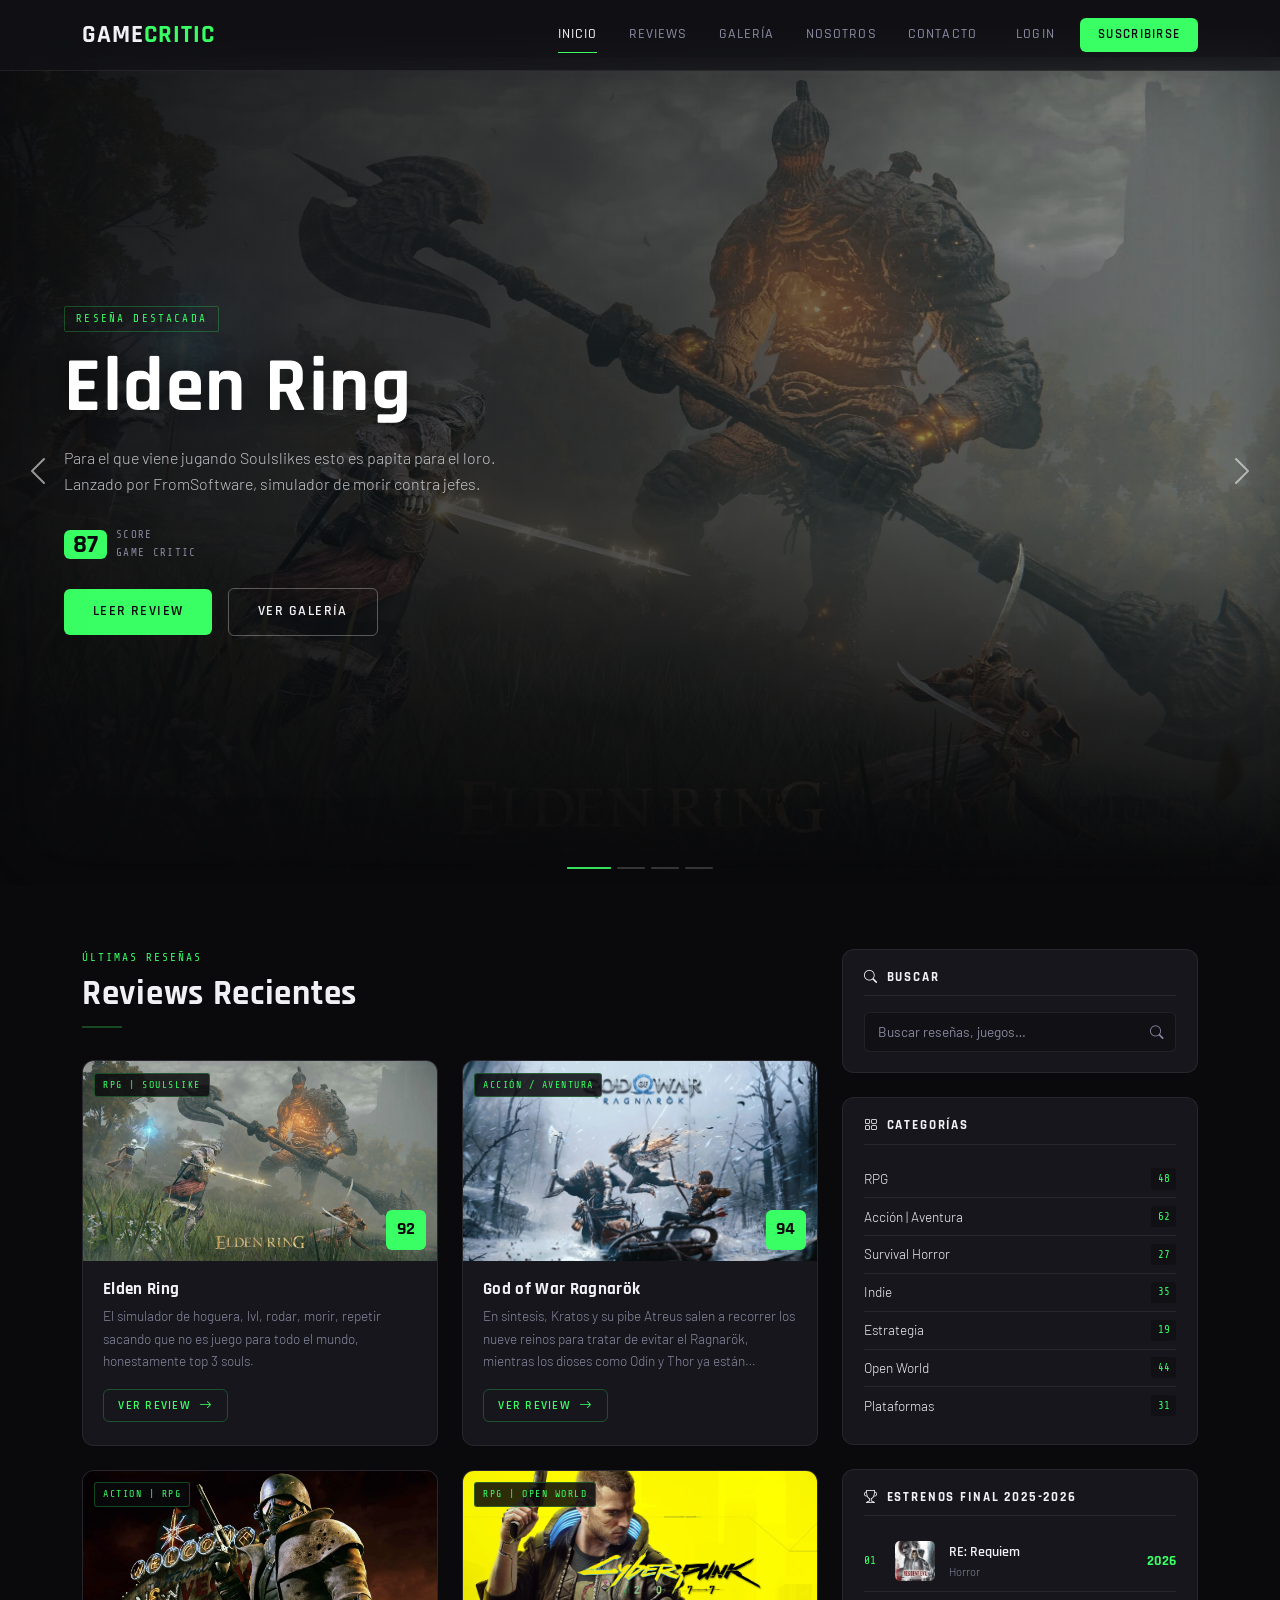
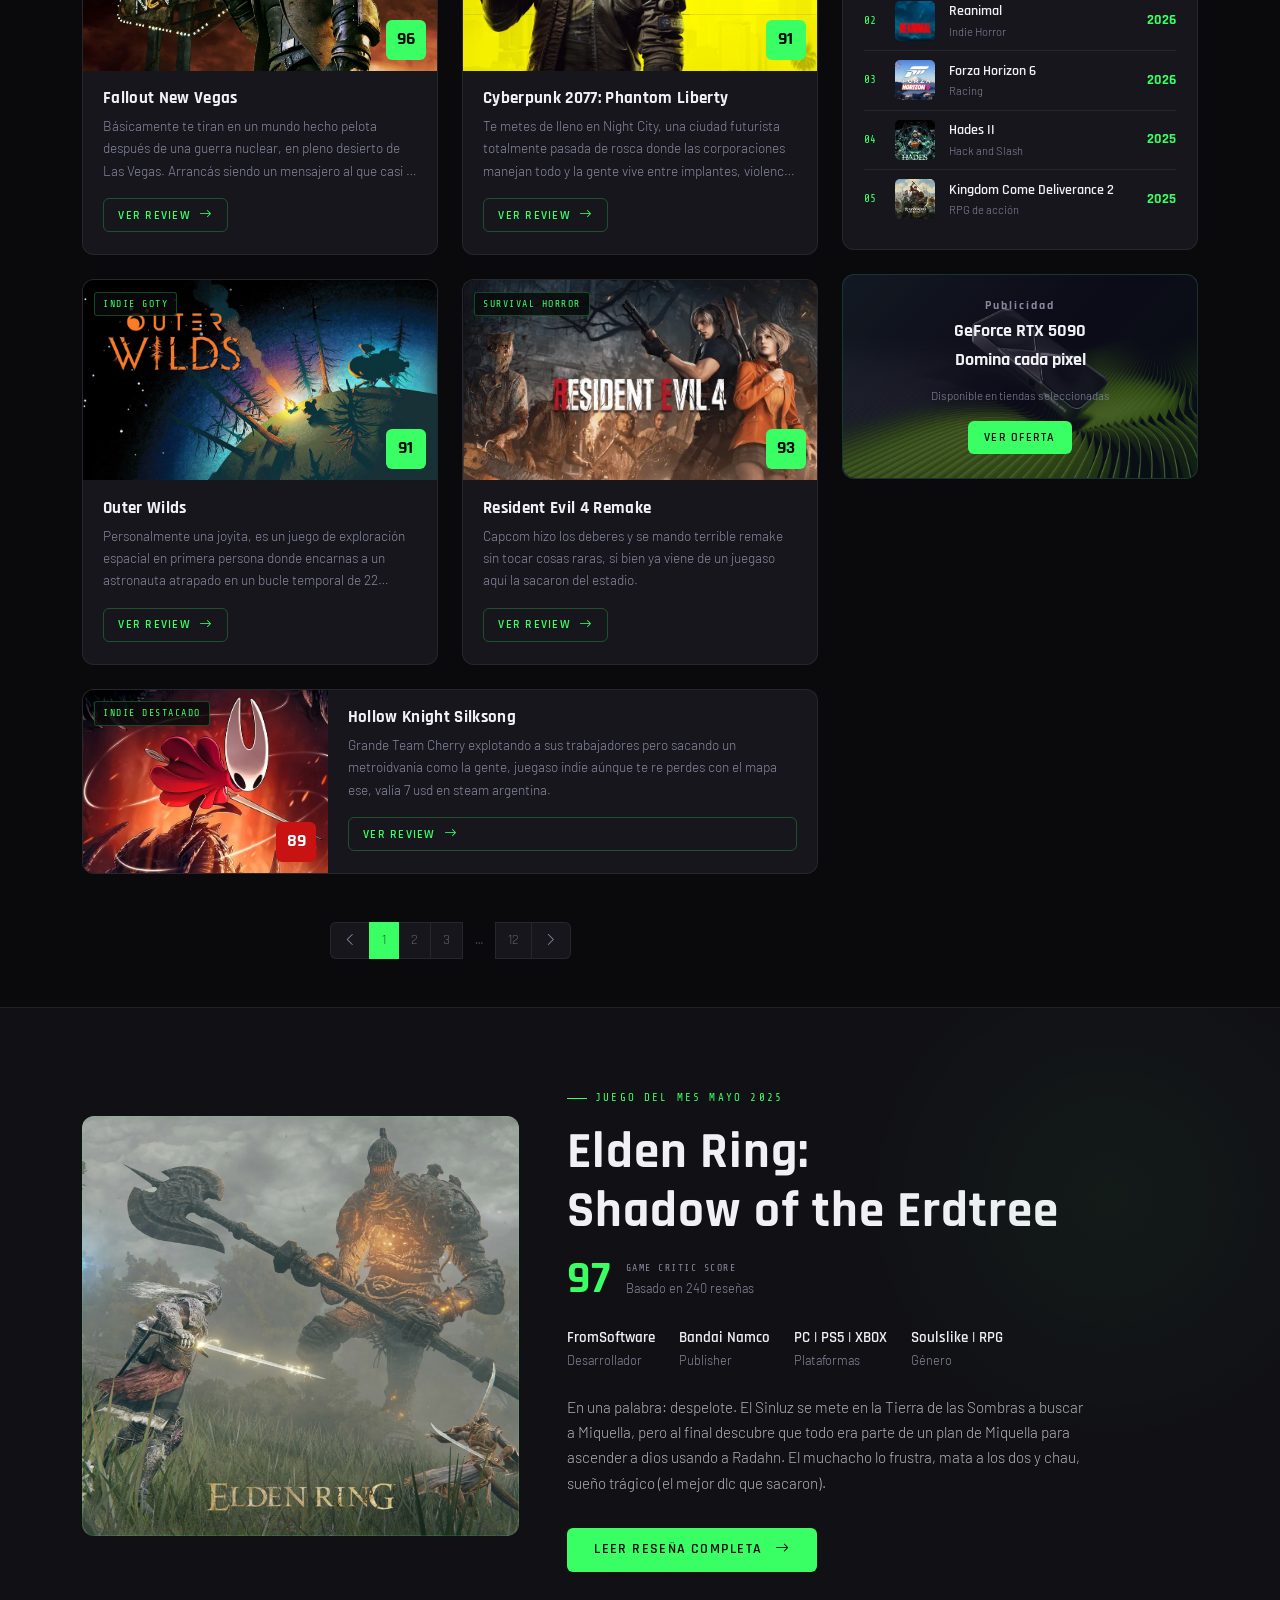
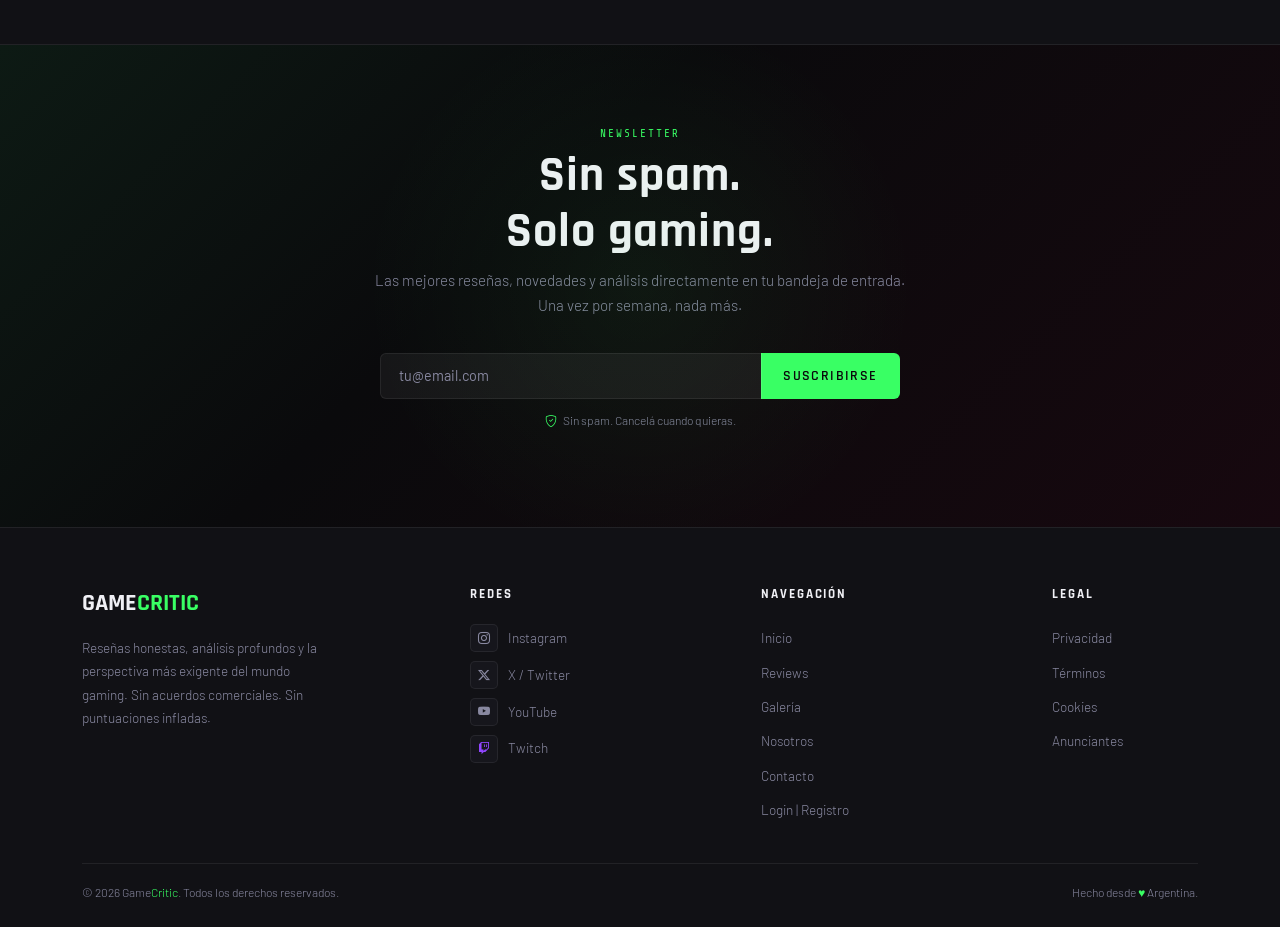
<file: index.html>
<!doctype html>
<html lang="es">
  <head>
    <meta charset="UTF-8" />
    <meta name="viewport" content="width=device-width, initial-scale=1.0" />
    <meta
      name="description"
      content="Game Critic — Reseñas premium de videojuegos, análisis profundos y las últimas novedades del mundo gaming."
    />
    <title>Game Critic | Reseñas de Juegos</title>
    <link rel="icon" href="img/favicon/favicon-32x32.png" />
    <link rel="icon" href="img/favicon/android-chrome-192x192.png" />
    <link rel="icon" href="img/favicon/android-chrome-512x512.png" />
    <link rel="icon" href="img/favicon/apple-touch-icon.png" />
    <link rel="icon" href="img/favicon/favicon.ico" />

    <link
      rel="stylesheet"
      href="https://cdn.jsdelivr.net/npm/bootstrap@5.3.3/dist/css/bootstrap.min.css"
    />
    <link
      rel="stylesheet"
      href="https://cdn.jsdelivr.net/npm/bootstrap-icons@1.11.3/font/bootstrap-icons.min.css"
    />
    <link rel="stylesheet" href="css/styles.css" />
  </head>
  <body>
    <!-- navbar -->
    <nav id="mainNav" class="navbar navbar-expand-lg fixed-top">
      <div class="container">
        <a class="navbar-brand" href="index.html">GAME<span>CRITIC</span></a>

        <button
          class="navbar-toggler"
          type="button"
          data-bs-toggle="collapse"
          data-bs-target="#navMenu"
          aria-controls="navMenu"
          aria-expanded="false"
          aria-label="Toggle navigation"
        >
          <span class="navbar-toggler-icon"></span>
        </button>

        <div class="collapse navbar-collapse" id="navMenu">
          <ul
            class="navbar-nav ms-auto align-items-lg-center gap-lg-1 py-3 py-lg-0"
          >
            <li class="nav-item">
              <a class="nav-link active" href="index.html">Inicio</a>
            </li>
            <li class="nav-item">
              <a class="nav-link" href="pages/review.html">Reviews</a>
            </li>
            <li class="nav-item">
              <a class="nav-link" href="pages/galeria.html">Galería</a>
            </li>
            <li class="nav-item">
              <a class="nav-link" href="pages/nosotros.html">Nosotros</a>
            </li>
            <li class="nav-item">
              <a class="nav-link" href="pages/contacto.html">Contacto</a>
            </li>
            <li class="nav-item ms-lg-2">
              <a class="nav-link" href="pages/login.html">Login</a>
            </li>
            <li class="nav-item ms-lg-2">
              <a
                class="nav-link btn-nav-subscribe"
                href="#"
                data-bs-toggle="modal"
                data-bs-target="#modalSuscripcion"
                >Suscribirse</a
              >
            </li>
          </ul>
        </div>
      </div>
    </nav>

    <!-- modal -->
    <div
      class="modal fade"
      id="modalSuscripcion"
      tabindex="-1"
      aria-labelledby="modalSuscripcionLabel"
      aria-hidden="true"
    >
      <div class="modal-dialog modal-dialog-centered">
        <div class="modal-content modal-gc">
          <div class="modal-header modal-gc-header">
            <div>
              <p class="section-label mb-1">Newsletter</p>
              <h5 class="modal-title modal-gc-title" id="modalSuscripcionLabel">
                Sin spam.<br />Solo gaming.
              </h5>
            </div>
            <button
              type="button"
              class="btn-close btn-close-white"
              data-bs-dismiss="modal"
              aria-label="Cerrar"
            ></button>
          </div>
          <div class="modal-body modal-gc-body">
            <p class="modal-gc-desc">
              Las mejores reseñas y novedades directamente en tu gmail. Una vez
              por semana, nada más.
            </p>
            <form id="formSuscripcion" novalidate>
              <div class="mb-3">
                <label class="modal-gc-label" for="inputNombre">Nombre</label>
                <input
                  type="text"
                  id="inputNombre"
                  class="form-control modal-gc-input"
                  placeholder="Tu nombre"
                  required
                  minlength="2"
                />
                <div class="modal-gc-error" id="errorNombre">
                  Ingresá tu nombre.
                </div>
              </div>
              <div class="mb-4">
                <label class="modal-gc-label" for="inputEmail">Gmail</label>
                <input
                  type="email"
                  id="inputEmail"
                  class="form-control modal-gc-input"
                  placeholder="tu@gmail.com"
                  required
                />
                <div class="modal-gc-error" id="errorEmail">
                  Ingresá un Gmail válido (tu@gmail.com)
                </div>
              </div>
              <button type="submit" class="btn-primary-gc w-100">
                Suscribirme <i class="bi bi-arrow-right ms-2"></i>
              </button>
            </form>
            <div id="modalExito" class="modal-gc-exito d-none">
              <i class="bi bi-check-circle-fill text-neon fs-2"></i>
              <p>
                Acabas de suscribirte<br /><span
                  >Te va llegar un mail pronto.</span
                >
              </p>
            </div>
            <p class="modal-gc-note">
              <i class="bi bi-shield-check me-1 text-neon"></i>Sin spam. Cancelá
              cuando quieras.
            </p>
          </div>
        </div>
      </div>
    </div>

    <script>
      (function () {
        var form = document.getElementById("formSuscripcion");
        var inputNombre = document.getElementById("inputNombre");
        var inputEmail = document.getElementById("inputEmail");
        var errorNombre = document.getElementById("errorNombre");
        var errorEmail = document.getElementById("errorEmail");
        var exito = document.getElementById("modalExito");

        function validarNombre() {
          var ok = inputNombre.value.trim().length >= 2;
          inputNombre.classList.toggle("input-error", !ok);
          errorNombre.classList.toggle("visible", !ok);
          return ok;
        }

        function validarEmail() {
          var val = inputEmail.value.trim().toLowerCase();
          var ok = /^[^\s@]+@gmail\.com$/.test(val);
          inputEmail.classList.toggle("input-error", !ok);
          errorEmail.classList.toggle("visible", !ok);
          return ok;
        }

        inputNombre.addEventListener("input", validarNombre);
        inputEmail.addEventListener("input", validarEmail);

        form.addEventListener("submit", function (e) {
          e.preventDefault();
          var n = validarNombre();
          var em = validarEmail();
          if (n && em) {
            form.classList.add("d-none");
            exito.classList.remove("d-none");
          }
        });

        document
          .getElementById("modalSuscripcion")
          .addEventListener("hidden.bs.modal", function () {
            form.classList.remove("d-none");
            exito.classList.add("d-none");
            inputNombre.value = "";
            inputEmail.value = "";
            inputNombre.classList.remove("input-error");
            inputEmail.classList.remove("input-error");
            errorNombre.classList.remove("visible");
            errorEmail.classList.remove("visible");
          });
      })();
    </script>

    <div
      id="heroCarousel"
      class="carousel slide carousel-fade"
      data-bs-ride="carousel"
      data-bs-interval="5500"
    >
      <div class="carousel-indicators">
        <button
          type="button"
          data-bs-target="#heroCarousel"
          data-bs-slide-to="0"
          class="active"
        ></button>
        <button
          type="button"
          data-bs-target="#heroCarousel"
          data-bs-slide-to="1"
        ></button>
        <button
          type="button"
          data-bs-target="#heroCarousel"
          data-bs-slide-to="2"
        ></button>
        <button
          type="button"
          data-bs-target="#heroCarousel"
          data-bs-slide-to="3"
        ></button>
      </div>

      <div class="carousel-inner">
        <!-- slide 1 elden ring -->
        <div class="carousel-item active">
          <div class="hero-slide">
            <div
              class="hero-bg"
              style="background-image: url(&quot;img/elden.webp&quot;)"
            ></div>
            <div class="hero-overlay"></div>
            <div class="hero-content">
              <div class="hero-badge">Reseña Destacada</div>
              <h1 class="hero-title">Elden Ring</h1>
              <p class="hero-desc">
                Para el que viene jugando Soulslikes esto es papita para el
                loro. <br />
                Lanzado por FromSoftware, simulador de morir contra jefes.
              </p>
              <div class="hero-score">
                <div class="score-box">87</div>
                <div class="score-label">Score<br />Game Critic</div>
              </div>
              <div>
                <a href="pages/review.html" class="btn-hero">Leer review</a>
                <a href="pages/galeria.html" class="btn-hero btn-hero-outline"
                  >Ver galería</a
                >
              </div>
            </div>
          </div>
        </div>

        <!-- slide 2 gow -->
        <div class="carousel-item">
          <div class="hero-slide">
            <div
              class="hero-bg"
              style="
                background-image: url(&quot;img/gow.webp&quot;);
                background-position: center 20%;
              "
            ></div>
            <div class="hero-overlay"></div>
            <div class="hero-content">
              <div class="hero-badge">Juego del Año 2022</div>
              <h1 class="hero-title">God of War<br />Ragnarök</h1>
              <p class="hero-desc">
                Más años que la humedad la saga como será que Kratos tuvo
                hijo.<br />
                no creo que hubiesen pagado para ser goty - (aguante el de PS2).
              </p>
              <div class="hero-score">
                <div class="score-box">89</div>
                <div class="score-label">Score<br />Game Critic</div>
              </div>
              <div>
                <a href="pages/review.html" class="btn-hero">Leer review</a>
                <a href="pages/galeria.html" class="btn-hero btn-hero-outline"
                  >Ver galería</a
                >
              </div>
            </div>
          </div>
        </div>

        <!-- slide 3 Cyberpunk  -->
        <div class="carousel-item">
          <div class="hero-slide">
            <div
              class="hero-bg"
              style="
                background-image: url(&quot;img/cyber.webp&quot;);
                background-position: center 15%;
              "
            ></div>
            <div class="hero-overlay"></div>
            <div class="hero-content">
              <div class="hero-badge">Redención Total</div>
              <h1 class="hero-title">Cyberpunk<br />2077</h1>
              <p class="hero-desc">
                Salió con 100 mil bugs y mala optimización.<br />
                Pero hoy en día es un juegaso para testear la pc y pasartelo.
              </p>
              <div class="hero-score">
                <div class="score-box">77</div>
                <div class="score-label">Score<br />Game Critic</div>
              </div>
              <div>
                <a href="pages/review.html" class="btn-hero">Leer review</a>
                <a href="pages/galeria.html" class="btn-hero btn-hero-outline"
                  >Ver galería</a
                >
              </div>
            </div>
          </div>
        </div>

        <!-- slide 4 war thunder -->
        <div class="carousel-item">
          <div class="hero-slide">
            <div
              class="hero-bg"
              style="
                background-image: url(&quot;img/war.webp&quot;);
                background-position: center 10%;
              "
            ></div>
            <div class="hero-overlay"></div>
            <div class="hero-content">
              <div class="hero-badge">Gaijin Entertainment</div>
              <h1 class="hero-title">War Thunder</h1>
              <p class="hero-desc">
                Guerra, tanques, aviones encima gratis que más queres?
                <br />
                Si no pagas el premium este juego te va dejar pelado pero eh
                juegaso.
              </p>
              <div class="hero-score">
                <div class="score-box">71</div>
                <div class="score-label">Score<br />Game Critic</div>
              </div>
              <div>
                <a href="pages/review.html" class="btn-hero">Leer review</a>
                <a href="pages/galeria.html" class="btn-hero btn-hero-outline"
                  >Ver galería</a
                >
              </div>
            </div>
          </div>
        </div>
      </div>

      <button
        class="carousel-control-prev"
        type="button"
        data-bs-target="#heroCarousel"
        data-bs-slide="prev"
      >
        <span class="carousel-control-prev-icon"></span>
      </button>
      <button
        class="carousel-control-next"
        type="button"
        data-bs-target="#heroCarousel"
        data-bs-slide="next"
      >
        <span class="carousel-control-next-icon"></span>
      </button>
    </div>
    <!-- fin hero carousel -->

    <section class="content-wrapper">
      <div class="container">
        <div class="row g-4">
          <!-- columna principal listado de reviews -->
          <div class="col-lg-8">
            <div class="mb-4">
              <p class="section-label">Últimas reseñas</p>
              <h2 class="section-title">Reviews Recientes</h2>
              <hr class="section-rule" />
            </div>

            <!-- grilla de cards de review -->
            <div class="row g-4">
              <!-- elden ring-->
              <div class="col-md-6">
                <div class="review-card">
                  <div class="review-card-img">
                    <img src="img/elden.webp" alt="Elden Ring" loading="lazy" />
                    <span class="card-genre">RPG | Soulslike</span>
                    <div class="card-score">92</div>
                  </div>
                  <div class="review-card-body">
                    <h5>Elden Ring</h5>
                    <p>
                      El simulador de hoguera, lvl, rodar, morir, repetir
                      sacando que no es juego para todo el mundo, honestamente
                      top 3 souls.
                    </p>
                    <a href="pages/review.html" class="btn-review"
                      >Ver review <i class="bi bi-arrow-right ms-1"></i
                    ></a>
                  </div>
                </div>
              </div>

              <!-- gow -->
              <div class="col-md-6">
                <div class="review-card">
                  <div class="review-card-img">
                    <img
                      src="img/gow.webp"
                      alt="God of War Ragnarök"
                      loading="lazy"
                    />
                    <span class="card-genre">Acción / Aventura</span>
                    <div class="card-score">94</div>
                  </div>
                  <div class="review-card-body">
                    <h5>God of War Ragnarök</h5>
                    <p>
                      En sintesis, Kratos y su pibe Atreus salen a recorrer los
                      nueve reinos para tratar de evitar el Ragnarök, mientras
                      los dioses como Odín y Thor ya están armando el bardo.
                    </p>
                    <a href="pages/review.html" class="btn-review"
                      >Ver review <i class="bi bi-arrow-right ms-1"></i
                    ></a>
                  </div>
                </div>
              </div>

              <!-- fallout -->
              <div class="col-md-6">
                <div class="review-card">
                  <div class="review-card-img">
                    <img src="img/fallout.webp" alt="Fallout" loading="lazy" />
                    <span class="card-genre">Action | RPG</span>
                    <div class="card-score">96</div>
                  </div>
                  <div class="review-card-body">
                    <h5>Fallout New Vegas</h5>
                    <p>
                      Básicamente te tiran en un mundo hecho pelota después de
                      una guerra nuclear, en pleno desierto de Las Vegas.
                      Arrancás siendo un mensajero al que casi lo boletean.
                    </p>
                    <a href="pages/review.html" class="btn-review"
                      >Ver review <i class="bi bi-arrow-right ms-1"></i
                    ></a>
                  </div>
                </div>
              </div>

              <!-- cyberpunk 2077 -->
              <div class="col-md-6">
                <div class="review-card">
                  <div class="review-card-img">
                    <img
                      src="img/cyber.webp"
                      alt="Cyberpunk 2077"
                      loading="lazy"
                    />
                    <span class="card-genre">RPG | Open World</span>
                    <div class="card-score">91</div>
                  </div>
                  <div class="review-card-body">
                    <h5>Cyberpunk 2077: Phantom Liberty</h5>
                    <p>
                      Te metes de lleno en Night City, una ciudad futurista
                      totalmente pasada de rosca donde las corporaciones manejan
                      todo y la gente vive entre implantes, violencia y mambos.
                    </p>
                    <a href="pages/review.html" class="btn-review"
                      >Ver review <i class="bi bi-arrow-right ms-1"></i
                    ></a>
                  </div>
                </div>
              </div>

              <div class="col-md-6">
                <div class="review-card">
                  <div class="review-card-img">
                    <img
                      src="img/outer.webp"
                      alt="Outer Wilds"
                      loading="lazy"
                    />
                    <span class="card-genre">Indie GOTY</span>
                    <div class="card-score">91</div>
                  </div>
                  <div class="review-card-body">
                    <h5>Outer Wilds</h5>
                    <p>
                      Personalmente una joyita, es un juego de exploración
                      espacial en primera persona donde encarnas a un astronauta
                      atrapado en un bucle temporal de 22 minutos.
                    </p>
                    <a href="pages/review.html" class="btn-review"
                      >Ver review <i class="bi bi-arrow-right ms-1"></i
                    ></a>
                  </div>
                </div>
              </div>

              <!-- re4 remake -->
              <div class="col-md-6">
                <div class="review-card">
                  <div class="review-card-img">
                    <img
                      src="img/re4.webp"
                      alt="Resident Evil 4"
                      loading="lazy"
                    />
                    <span class="card-genre">Survival Horror</span>
                    <div class="card-score">93</div>
                  </div>
                  <div class="review-card-body">
                    <h5>Resident Evil 4 Remake</h5>
                    <p>
                      Capcom hizo los deberes y se mando terrible remake sin
                      tocar cosas raras, si bien ya viene de un juegaso aquí la
                      sacaron del estadio.
                    </p>
                    <a href="pages/review.html" class="btn-review"
                      >Ver review <i class="bi bi-arrow-right ms-1"></i
                    ></a>
                  </div>
                </div>
              </div>

              <!-- silksong -->
              <div class="col-12">
                <div class="review-card">
                  <div class="row g-0">
                    <div class="col-md-4">
                      <div class="review-card-img h-100">
                        <img
                          src="img/silk.webp"
                          alt="Silksong"
                          loading="lazy"
                        />
                        <span class="card-genre">Indie Destacado</span>
                        <div
                          class="card-score"
                          style="background: #c91313; color: #fff"
                        >
                          89
                        </div>
                      </div>
                    </div>
                    <div class="col-md-8">
                      <div
                        class="review-card-body d-flex flex-column justify-content-between h-100"
                      >
                        <div>
                          <h5>Hollow Knight Silksong</h5>
                          <p class="line-clamp-none">
                            Grande Team Cherry explotando a sus trabajadores
                            pero sacando un metroidvania como la gente, juegaso
                            indie aúnque te re perdes con el mapa ese, valía 7
                            usd en steam argentina.
                          </p>
                        </div>
                        <a href="pages/review.html" class="btn-review"
                          >Ver review <i class="bi bi-arrow-right ms-1"></i
                        ></a>
                      </div>
                    </div>
                  </div>
                </div>
              </div>
            </div>
            <!-- fin grilla de reviews -->

            <!-- paginación por ahora estática -->
            <nav class="mt-5" aria-label="Review pages">
              <ul class="pagination justify-content-center">
                <li class="page-item disabled">
                  <a class="page-link" href="#"
                    ><i class="bi bi-chevron-left"></i
                  ></a>
                </li>
                <li class="page-item active">
                  <a class="page-link" href="#">1</a>
                </li>
                <li class="page-item"><a class="page-link" href="#">2</a></li>
                <li class="page-item"><a class="page-link" href="#">3</a></li>
                <li class="page-item">
                  <span
                    class="page-link"
                    style="
                      background: transparent;
                      border-color: transparent;
                      color: var(--muted);
                    "
                    >…</span
                  >
                </li>
                <li class="page-item"><a class="page-link" href="#">12</a></li>
                <li class="page-item">
                  <a class="page-link" href="#"
                    ><i class="bi bi-chevron-right"></i
                  ></a>
                </li>
              </ul>
            </nav>
          </div>
          <!-- fin columna principal -->

          <!-- sidebar -->
          <div class="col-lg-4">
            <aside class="sidebar">
              <div class="sidebar-widget">
                <h6><i class="bi bi-search me-2"></i>Buscar</h6>
                <div class="search-wrap">
                  <input type="search" placeholder="Buscar reseñas, juegos…" />
                  <i class="bi bi-search search-icon"></i>
                </div>
              </div>

              <!-- categorías con conteo de reseñas -->
              <div class="sidebar-widget">
                <h6><i class="bi bi-grid me-2"></i>Categorías</h6>
                <ul class="cat-list">
                  <li>
                    <a href="pages/review.html"><span>RPG</span></a>
                    <span class="cat-count">48</span>
                  </li>
                  <li>
                    <a href="pages/review.html"
                      ><span>Acción | Aventura</span></a
                    >
                    <span class="cat-count">62</span>
                  </li>
                  <li>
                    <a href="pages/review.html"><span>Survival Horror</span></a>
                    <span class="cat-count">27</span>
                  </li>
                  <li>
                    <a href="pages/review.html"><span>Indie</span></a>
                    <span class="cat-count">35</span>
                  </li>
                  <li>
                    <a href="pages/review.html"><span>Estrategia</span></a>
                    <span class="cat-count">19</span>
                  </li>
                  <li>
                    <a href="pages/review.html"><span>Open World</span></a>
                    <span class="cat-count">44</span>
                  </li>
                  <li>
                    <a href="pages/review.html"><span>Plataformas</span></a>
                    <span class="cat-count">31</span>
                  </li>
                </ul>
              </div>

              <!-- estrenos -->
              <div class="sidebar-widget">
                <h6>
                  <i class="bi bi-trophy me-2"></i>Estrenos final 2025-2026
                </h6>

                <div class="rank-item">
                  <div class="rank-num">01</div>
                  <img
                    src="img/requiem.webp"
                    alt="Resident Evil Requiem"
                    class="rank-img"
                  />
                  <div class="rank-info">
                    <div class="rank-name">RE: Requiem</div>
                    <div class="rank-genre">Horror</div>
                  </div>
                  <div class="rank-score">2026</div>
                </div>

                <div class="rank-item">
                  <div class="rank-num">02</div>
                  <img
                    src="img/reanimal.webp"
                    alt="Reanimal"
                    class="rank-img"
                  />
                  <div class="rank-info">
                    <div class="rank-name">Reanimal</div>
                    <div class="rank-genre">Indie Horror</div>
                  </div>
                  <div class="rank-score">2026</div>
                </div>

                <div class="rank-item">
                  <div class="rank-num">03</div>
                  <img src="img/fh6.webp" alt="Forza 6" class="rank-img" />
                  <div class="rank-info">
                    <div class="rank-name">Forza Horizon 6</div>
                    <div class="rank-genre">Racing</div>
                  </div>
                  <div class="rank-score">2026</div>
                </div>

                <div class="rank-item">
                  <div class="rank-num">04</div>
                  <img src="img/hades.webp" alt="Hades II" class="rank-img" />
                  <div class="rank-info">
                    <div class="rank-name">Hades II</div>
                    <div class="rank-genre">Hack and Slash</div>
                  </div>
                  <div class="rank-score">2025</div>
                </div>

                <div class="rank-item">
                  <div class="rank-num">05</div>
                  <img
                    src="img/kingdom.webp"
                    alt="Kingdom Come Deliverance 2"
                    class="rank-img"
                  />
                  <div class="rank-info">
                    <div class="rank-name">Kingdom Come Deliverance 2</div>
                    <div class="rank-genre">RPG de acción</div>
                  </div>
                  <div class="rank-score">2025</div>
                </div>
              </div>

              <!-- banner oculto en mobile, visible desde sm en adelante -->
              <div class="sidebar-banner d-none d-sm-block">
                <img
                  src="img/publi.webp"
                  alt="Publicidad GeForce RTX 5090"
                  class="banner-img"
                />
                <h6>Publicidad</h6>
                <p>GeForce RTX 5090<br />Domina cada pixel</p>
                <small>Disponible en tiendas seleccionadas</small>
                <a href="pages/404.html" class="btn-banner">Ver oferta</a>
              </div>
            </aside>
          </div>
          <!-- fin sidebar -->
        </div>
      </div>
    </section>
    <!-- fin contenido principal -->

    <section class="gotm-section">
      <div class="container">
        <div class="row align-items-center g-5">
          <div class="col-lg-5">
            <div class="gotm-img-wrap">
              <img src="img/elden.webp" alt="Elden Ring — Juego del Mes" />
            </div>
          </div>

          <div class="col-lg-7">
            <div class="gotm-badge"><span></span>Juego del Mes Mayo 2025</div>
            <h2 class="gotm-title">Elden Ring:<br />Shadow of the Erdtree</h2>

            <div class="gotm-score-block">
              <div class="gotm-score-num">97</div>
              <div class="gotm-score-details">
                <div class="gotm-score-label">Game Critic Score</div>
                <div style="font-size: 0.8rem; color: var(--muted)">
                  Basado en 240 reseñas
                </div>
              </div>
            </div>

            <div class="gotm-meta">
              <div class="gotm-meta-item">
                <strong>FromSoftware</strong>
                Desarrollador
              </div>
              <div class="gotm-meta-item">
                <strong>Bandai Namco</strong>
                Publisher
              </div>
              <div class="gotm-meta-item">
                <strong>PC | PS5 | XBOX</strong>
                Plataformas
              </div>
              <div class="gotm-meta-item">
                <strong>Soulslike | RPG</strong>
                Género
              </div>
            </div>

            <p class="gotm-desc">
              En una palabra: despelote. El Sinluz se mete en la Tierra de las
              Sombras a buscar a Miquella, pero al final descubre que todo era
              parte de un plan de Miquella para ascender a dios usando a Radahn.
              El muchacho lo frustra, mata a los dos y chau, sueño trágico (el
              mejor dlc que sacaron).
            </p>

            <a href="pages/review.html" class="btn-primary-gc"
              >Leer reseña completa <i class="bi bi-arrow-right ms-2"></i
            ></a>
          </div>
        </div>
      </div>
    </section>

    <!-- newsletter -->
    <section class="newsletter-section">
      <div class="container">
        <div class="row justify-content-center text-center">
          <div class="col-lg-6">
            <p class="section-label">Newsletter</p>
            <h2 class="newsletter-title">Sin spam.<br />Solo gaming.</h2>
            <p class="newsletter-sub">
              Las mejores reseñas, novedades y análisis directamente en tu
              bandeja de entrada. Una vez por semana, nada más.
            </p>

            <!-- mail -->
            <div class="newsletter-form-wrap">
              <div class="input-group newsletter-form">
                <input
                  type="email"
                  class="form-control"
                  placeholder="tu@email.com"
                />
                <button
                  class="btn-sub"
                  type="button"
                  data-bs-toggle="modal"
                  data-bs-target="#modalSuscripcion"
                >
                  Suscribirse
                </button>
              </div>
            </div>
            <p class="newsletter-note">
              <i class="bi bi-shield-check me-1 text-neon"></i>
              Sin spam. Cancelá cuando quieras.
            </p>
          </div>
        </div>
      </div>
    </section>

    <!-- footer -->
    <footer class="site-footer">
      <div class="container">
        <div class="row g-5">
          <!-- branding + descripción -->
          <div class="col-lg-4">
            <div class="footer-logo">GAME<span>CRITIC</span></div>
            <p class="footer-desc">
              Reseñas honestas, análisis profundos y la perspectiva más exigente
              del mundo gaming. Sin acuerdos comerciales. Sin puntuaciones
              infladas.
            </p>
          </div>

          <!-- redes sociales (todo manda al 404)-->
          <div class="col-lg-3 col-sm-6">
            <p class="footer-heading">Redes</p>
            <ul class="footer-social">
              <li>
                <a href="pages/404.html">
                  <span class="s-icon"><i class="bi bi-instagram"></i></span>
                  Instagram
                </a>
              </li>
              <li>
                <a href="pages/404.html">
                  <span class="s-icon"><i class="bi bi-twitter-x"></i></span>
                  X / Twitter
                </a>
              </li>
              <li>
                <a href="pages/404.html">
                  <span class="s-icon"><i class="bi bi-youtube"></i></span>
                  YouTube
                </a>
              </li>
              <li>
                <a href="pages/404.html">
                  <span class="s-icon" style="color: #9146ff"
                    ><i class="bi bi-twitch"></i
                  ></span>
                  Twitch
                </a>
              </li>
            </ul>
          </div>

          <!-- navegación -->
          <div class="col-lg-3 col-sm-6">
            <p class="footer-heading">Navegación</p>
            <ul class="footer-links">
              <li><a href="index.html">Inicio</a></li>
              <li><a href="pages/review.html">Reviews</a></li>
              <li><a href="pages/galeria.html">Galería</a></li>
              <li><a href="pages/nosotros.html">Nosotros</a></li>
              <li><a href="pages/contacto.html">Contacto</a></li>
              <li><a href="pages/login.html">Login | Registro</a></li>
            </ul>
          </div>

          <!-- legal -->
          <div class="col-lg-2 col-sm-6">
            <p class="footer-heading">Legal</p>
            <ul class="footer-links">
              <li><a href="pages/404.html">Privacidad</a></li>
              <li><a href="pages/404.html">Términos</a></li>
              <li><a href="pages/404.html">Cookies</a></li>
              <li><a href="pages/404.html">Anunciantes</a></li>
            </ul>
          </div>
        </div>

        <div class="footer-bottom">
          <p>
            &copy; 2026 Game<span class="neon-dot">Critic</span>. Todos los
            derechos reservados.
          </p>
          <p>Hecho desde <span class="neon-dot">&#9829;</span> Argentina.</p>
        </div>
      </div>
    </footer>
    <script src="https://cdn.jsdelivr.net/npm/bootstrap@5.3.3/dist/js/bootstrap.bundle.min.js"></script>
  </body>
</html>
</file>
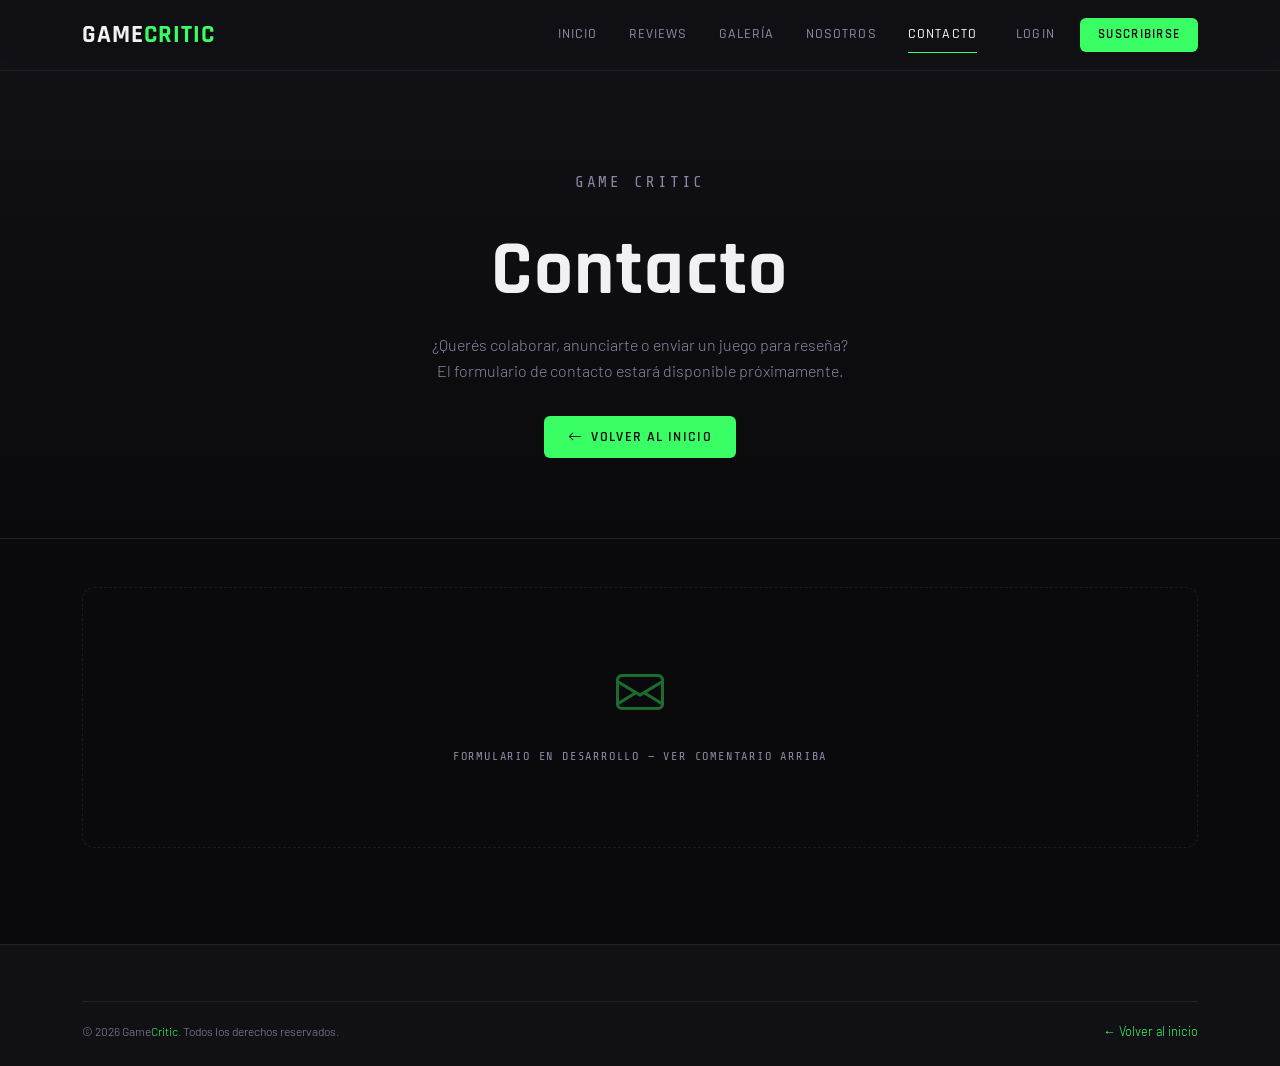
<file: pages/contacto.html>
<!doctype html>
<html lang="es">
  <head>
    <meta charset="UTF-8" />
    <meta name="viewport" content="width=device-width, initial-scale=1.0" />
    <meta
      name="description"
      content="Contactá al equipo de Game Critic para colaboraciones, consultas o envío de juegos."
    />
    <title>Contacto | Game Critic</title>
    <link
      rel="stylesheet"
      href="https://cdn.jsdelivr.net/npm/bootstrap@5.3.3/dist/css/bootstrap.min.css"
    />
    <link
      rel="stylesheet"
      href="https://cdn.jsdelivr.net/npm/bootstrap-icons@1.11.3/font/bootstrap-icons.min.css"
    />
    <link rel="stylesheet" href="../css/styles.css" />
    <link rel="icon" href="../img/favicon/favicon-32x32.png" />
    <link rel="icon" href="../img/favicon/android-chrome-192x192.png" />
    <link rel="icon" href="../img/favicon/android-chrome-512x512.png" />
    <link rel="icon" href="../img/favicon/apple-touch-icon.png" />
    <link rel="icon" href="../img/favicon/favicon.ico" />
  </head>
  <body>
    <nav id="mainNav" class="navbar navbar-expand-lg fixed-top">
      <div class="container">
        <a class="navbar-brand" href="../index.html">GAME<span>CRITIC</span></a>
        <button
          class="navbar-toggler"
          type="button"
          data-bs-toggle="collapse"
          data-bs-target="#navMenu"
          aria-controls="navMenu"
          aria-expanded="false"
          aria-label="Toggle navigation"
        >
          <span class="navbar-toggler-icon"></span>
        </button>
        <div class="collapse navbar-collapse" id="navMenu">
          <ul
            class="navbar-nav ms-auto align-items-lg-center gap-lg-1 py-3 py-lg-0"
          >
            <li class="nav-item">
              <a class="nav-link" href="../index.html">Inicio</a>
            </li>
            <li class="nav-item">
              <a class="nav-link" href="review.html">Reviews</a>
            </li>
            <li class="nav-item">
              <a class="nav-link" href="galeria.html">Galería</a>
            </li>
            <li class="nav-item">
              <a class="nav-link" href="nosotros.html">Nosotros</a>
            </li>
            <li class="nav-item">
              <a class="nav-link active" href="contacto.html">Contacto</a>
            </li>
            <li class="nav-item ms-lg-2">
              <a class="nav-link" href="login.html">Login</a>
            </li>
            <li class="nav-item ms-lg-2">
              <a class="nav-link btn-nav-subscribe" href="login.html"
                >Suscribirse</a
              >
            </li>
          </ul>
        </div>
      </div>
    </nav>

    <div class="placeholder-hero">
      <div class="container">
        <p class="section-label">Game Critic</p>
        <h1>Contacto</h1>
        <p>
          ¿Querés colaborar, anunciarte o enviar un juego para reseña?<br
            class="d-none d-md-block"
          />El formulario de contacto estará disponible próximamente.
        </p>
        <a href="../index.html" class="btn-back"
          ><i class="bi bi-arrow-left me-2"></i>Volver al inicio</a
        >
      </div>
    </div>

    <div class="container py-5 text-center">
      <div
        style="
          border: 1px dashed var(--border-glass);
          border-radius: 12px;
          padding: 4rem 2rem;
          color: var(--muted);
        "
      >
        <i
          class="bi bi-envelope"
          style="
            font-size: 3rem;
            display: block;
            margin-bottom: 1rem;
            color: var(--neon);
            opacity: 0.4;
          "
        ></i>
        <p
          style="
            font-family: var(--ff-mono);
            font-size: 0.75rem;
            letter-spacing: 0.15em;
            text-transform: uppercase;
          "
        >
          Formulario en desarrollo — ver comentario arriba
        </p>
      </div>
    </div>

    <footer class="site-footer mt-5">
      <div class="container">
        <div
          class="footer-bottom"
          style="
            margin-top: 0;
            padding-top: 1.2rem;
            border-top: 1px solid var(--border-glass);
          "
        >
          <p>
            &copy; 2026 Game<span class="neon-dot">Critic</span>. Todos los
            derechos reservados.
          </p>
          <p>
            <a
              href="../index.html"
              style="color: var(--neon); font-size: 0.8rem"
              >← Volver al inicio</a
            >
          </p>
        </div>
      </div>
    </footer>

    <script src="https://cdn.jsdelivr.net/npm/bootstrap@5.3.3/dist/js/bootstrap.bundle.min.js"></script>
  </body>
</html>
</file>
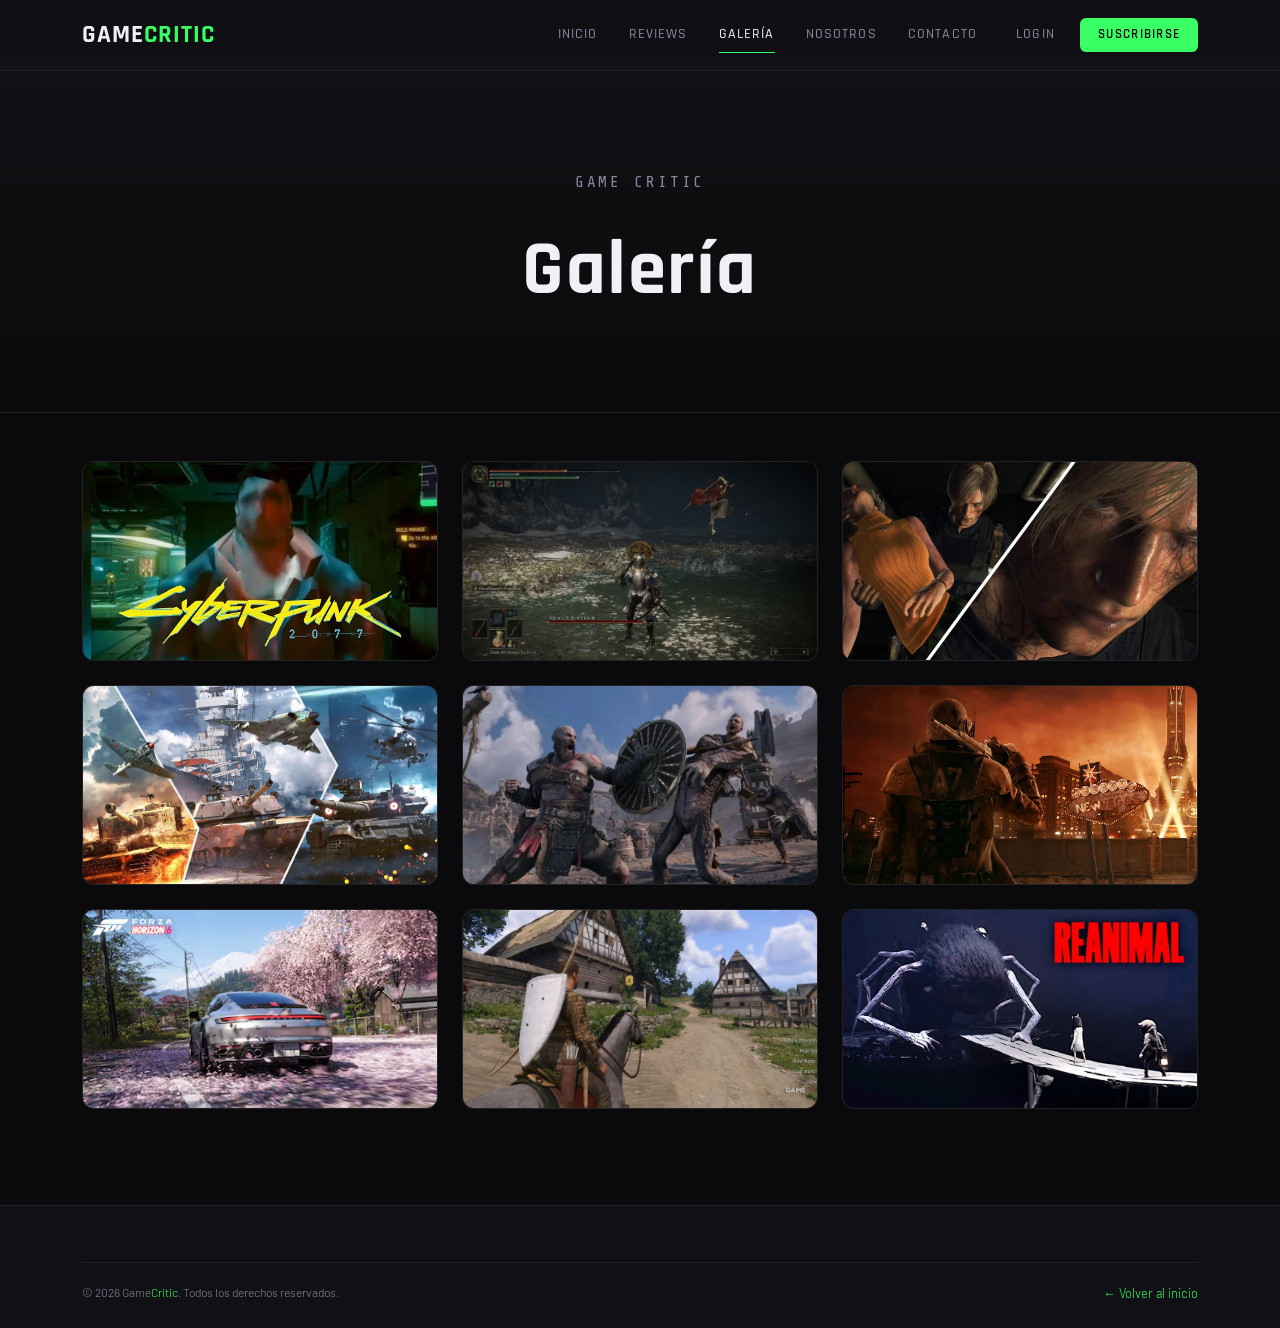
<file: pages/galeria.html>
<!doctype html>
<html lang="es">
  <head>
    <meta charset="UTF-8" />
    <meta name="viewport" content="width=device-width, initial-scale=1.0" />
    <meta
      name="description"
      content="Galería de imágenes y screenshots de los mejores videojuegos. Game Critic."
    />
    <title>Galería | Game Critic</title>
    <link rel="icon" href="../img/favicon/favicon-32x32.png" />
    <link rel="icon" href="../img/favicon/android-chrome-192x192.png" />
    <link rel="icon" href="../img/favicon/android-chrome-512x512.png" />
    <link rel="icon" href="../img/favicon/apple-touch-icon.png" />
    <link rel="icon" href="../img/favicon/favicon.ico" />
    <link
      rel="stylesheet"
      href="https://cdn.jsdelivr.net/npm/bootstrap@5.3.3/dist/css/bootstrap.min.css"
    />
    <link
      rel="stylesheet"
      href="https://cdn.jsdelivr.net/npm/bootstrap-icons@1.11.3/font/bootstrap-icons.min.css"
    />
    <link rel="stylesheet" href="../css/styles.css" />
  </head>

  <body>
    <!-- navbar -->
    <nav id="mainNav" class="navbar navbar-expand-lg fixed-top">
      <div class="container">
        <a class="navbar-brand" href="../index.html">GAME<span>CRITIC</span></a>
        <button
          class="navbar-toggler"
          type="button"
          data-bs-toggle="collapse"
          data-bs-target="#navMenu"
          aria-controls="navMenu"
          aria-expanded="false"
          aria-label="Toggle navigation"
        >
          <span class="navbar-toggler-icon"></span>
        </button>
        <div class="collapse navbar-collapse" id="navMenu">
          <ul
            class="navbar-nav ms-auto align-items-lg-center gap-lg-1 py-3 py-lg-0"
          >
            <li class="nav-item">
              <a class="nav-link" href="../index.html">Inicio</a>
            </li>
            <li class="nav-item">
              <a class="nav-link" href="review.html">Reviews</a>
            </li>
            <li class="nav-item">
              <a class="nav-link active" href="galeria.html">Galería</a>
            </li>
            <li class="nav-item">
              <a class="nav-link" href="nosotros.html">Nosotros</a>
            </li>
            <li class="nav-item">
              <a class="nav-link" href="contacto.html">Contacto</a>
            </li>
            <li class="nav-item ms-lg-2">
              <a class="nav-link" href="login.html">Login</a>
            </li>
            <li class="nav-item ms-lg-2">
              <a class="nav-link btn-nav-subscribe" href="login.html"
                >Suscribirse</a
              >
            </li>
          </ul>
        </div>
      </div>
    </nav>

    <!-- hero de sección -->
    <div class="placeholder-hero">
      <div class="container">
        <p class="section-label">Game Critic</p>
        <h1>Galería</h1>
      </div>
    </div>
    <main class="container py-5">
      <div class="row g-4 row-cols-1 row-cols-md-2 row-cols-lg-3">
        <div class="col">
          <figure class="gallery-item">
            <img src="../img/cyberpunk.jpg" alt="Cyberpunk 2077" />
            <figcaption>
              <h5>Cyberpunk 2077</h5>
              <p>
                Como olvidar cuando recien salia la primer entrega del cyberbug.
              </p>
            </figcaption>
          </figure>
        </div>

        <div class="col">
          <figure class="gallery-item">
            <img src="../img/malenia.avif" alt="Elden Ring" />
            <figcaption>
              <h5>Elden Ring</h5>
              <p>
                Enfrentamiento contra Malenia uno de los bosses mas dificiles
                del juego.
              </p>
            </figcaption>
          </figure>
        </div>

        <div class="col">
          <figure class="gallery-item">
            <img src="../img/re4remake.avif" alt="Resident Evil 4" />
            <figcaption>
              <h5>Resident Evil 4</h5>
              <p>Resident evil 4, simulador de salvar a ashley.</p>
            </figcaption>
          </figure>
        </div>

        <div class="col">
          <figure class="gallery-item">
            <img src="../img/warthunder.jpg" alt="warthunder" />
            <figcaption>
              <h5>Warthunder</h5>
              <p>
                Uno de los simuladores de batalla a gran escala, tanques,
                aviones, helicopteros, epicooo
              </p>
            </figcaption>
          </figure>
        </div>

        <div class="col">
          <figure class="gallery-item">
            <img src="../img/god of war.webp" alt="god of war" />
            <figcaption>
              <h5>God of War 4</h5>
              <p>
                El papucho de kratos en otra aventura con el molesto del hijo
              </p>
            </figcaption>
          </figure>
        </div>

        <div class="col">
          <figure class="gallery-item">
            <img
              src="../img/fallout-new-vegas-especial.webp"
              alt="fallout-new-vegas-especial"
            />
            <figcaption>
              <h5>Fallout New Vegas</h5>
              <p>
                Uno de los juegos mas epicos, donde tenes que sobrevivir por tu
                cuenta.
              </p>
            </figcaption>
          </figure>
        </div>

        <div class="col">
          <figure class="gallery-item">
            <img src="../img/forza6.avif" alt="forza6" />
            <figcaption>
              <h5>Forza Horizon 6</h5>
              <p>
                Autos rapidos, por fin tiene musica buena, japon con graficos
                hermoso, que mas queres?
              </p>
            </figcaption>
          </figure>
        </div>

        <div class="col">
          <figure class="gallery-item">
            <img src="../img/kcd2.webp" alt="kcd2" />
            <figcaption>
              <h5>Kingdom Come Deliverance 2</h5>
              <p>peleas medievales, muy realista, con muy lindos graficos.</p>
            </figcaption>
          </figure>
        </div>

        <div class="col">
          <figure class="gallery-item">
            <img src="../img/reanimal2.jpg" alt="reanimal2" />
            <figcaption>
              <h5>Reanimal</h5>
              <p>juego donde se vive el suspenso y la amsiedad</p>
            </figcaption>
          </figure>
        </div>
      </div>
    </main>

    <footer class="site-footer mt-5">
      <div class="container">
        <div
          class="footer-bottom"
          style="
            margin-top: 0;
            padding-top: 1.2rem;
            border-top: 1px solid var(--border-glass);
          "
        >
          <p>
            &copy; 2026 Game<span class="neon-dot">Critic</span>. Todos los
            derechos reservados.
          </p>
          <p>
            <a
              href="../index.html"
              style="color: var(--neon); font-size: 0.8rem"
              >← Volver al inicio</a
            >
          </p>
        </div>
      </div>
    </footer>

    <script src="https://cdn.jsdelivr.net/npm/bootstrap@5.3.3/dist/js/bootstrap.bundle.min.js"></script>
  </body>
</html>
</file>
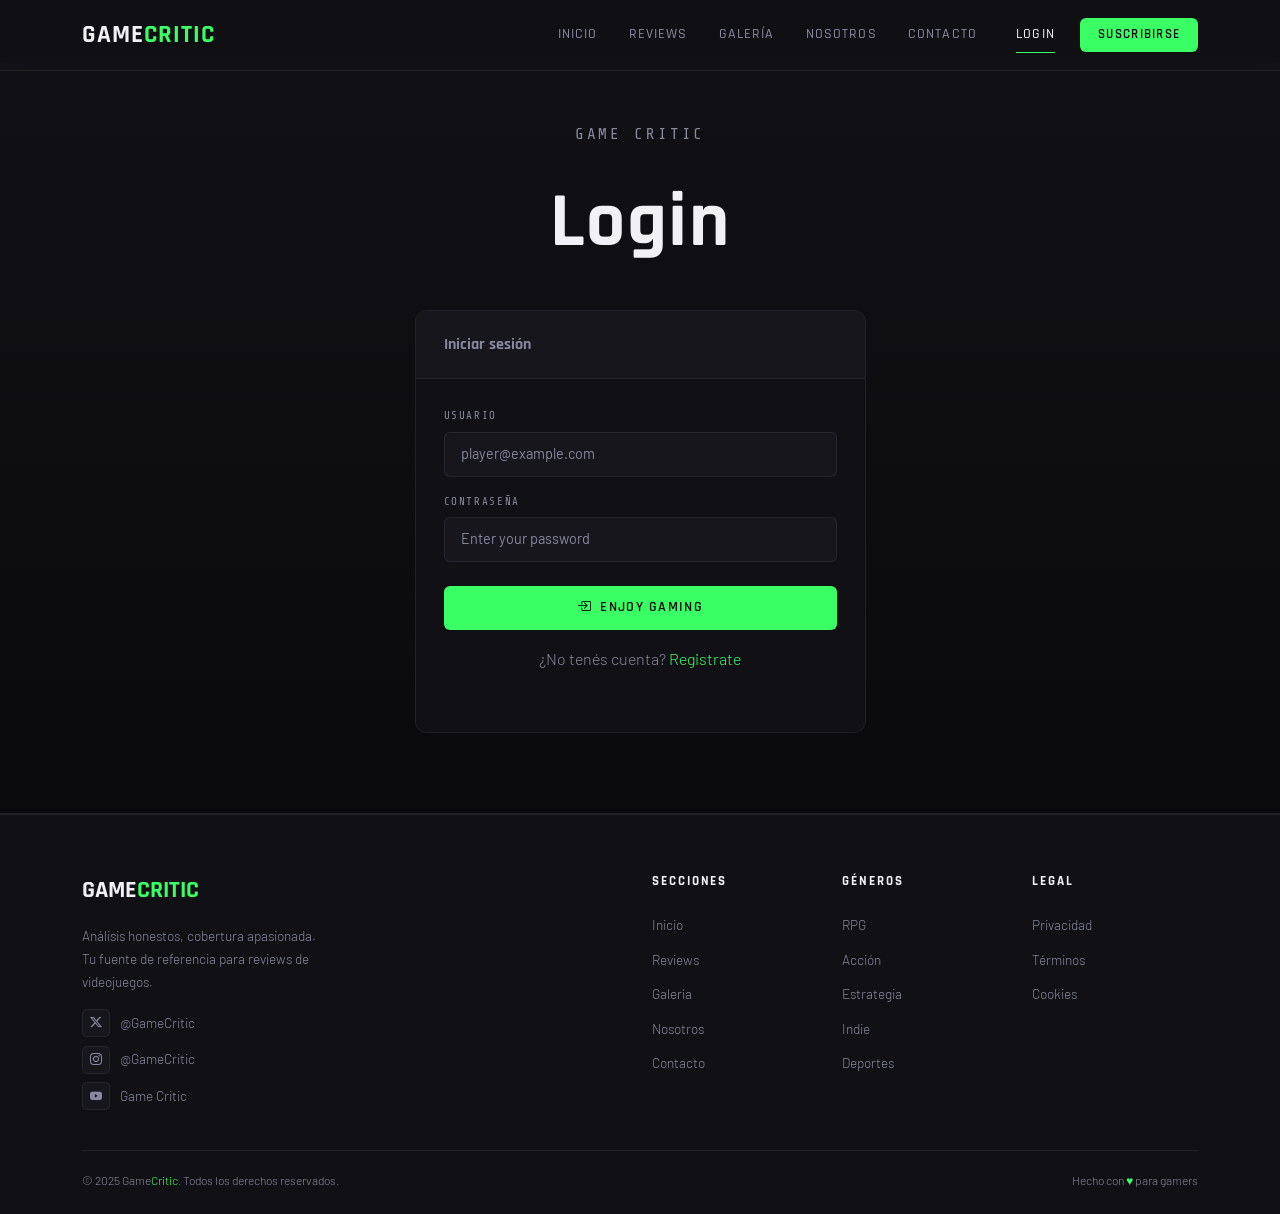
<file: pages/login.html>
<!doctype html>
<html lang="es">
  <head>
    <meta charset="UTF-8" />
    <meta name="viewport" content="width=device-width, initial-scale=1.0" />
    <meta
      name="description"
      content="Ingresá o creá tu cuenta en Game Critic."
    />
    <title>Login | Game Critic</title>
    <link rel="icon" href="../img/favicon/favicon-32x32.png" />
    <link
      rel="stylesheet"
      href="https://cdn.jsdelivr.net/npm/bootstrap@5.3.3/dist/css/bootstrap.min.css"
    />
    <link
      rel="stylesheet"
      href="https://cdn.jsdelivr.net/npm/bootstrap-icons@1.11.3/font/bootstrap-icons.min.css"
    />
    <link rel="stylesheet" href="../css/styles.css" />
  </head>

  <body>
    <nav id="mainNav" class="navbar navbar-expand-lg fixed-top">
      <div class="container">
        <a class="navbar-brand" href="../index.html">GAME<span>CRITIC</span></a>
        <button
          class="navbar-toggler"
          type="button"
          data-bs-toggle="collapse"
          data-bs-target="#navMenu"
          aria-controls="navMenu"
          aria-expanded="false"
          aria-label="Toggle navigation"
        >
          <span class="navbar-toggler-icon"></span>
        </button>
        <div class="collapse navbar-collapse" id="navMenu">
          <ul
            class="navbar-nav ms-auto align-items-lg-center gap-lg-1 py-3 py-lg-0"
          >
            <li class="nav-item">
              <a class="nav-link" href="../index.html">Inicio</a>
            </li>
            <li class="nav-item">
              <a class="nav-link" href="review.html">Reviews</a>
            </li>
            <li class="nav-item">
              <a class="nav-link" href="galeria.html">Galería</a>
            </li>
            <li class="nav-item">
              <a class="nav-link" href="nosotros.html">Nosotros</a>
            </li>
            <li class="nav-item">
              <a class="nav-link" href="contacto.html">Contacto</a>
            </li>
            <li class="nav-item ms-lg-2">
              <a class="nav-link active" href="login.html">Login</a>
            </li>
            <li class="nav-item ms-lg-2">
              <a class="nav-link btn-nav-subscribe" href="login.html"
                >Suscribirse</a
              >
            </li>
          </ul>
        </div>
      </div>
    </nav>

    <div class="placeholder-hero-login">
      <div class="container">
        <p class="section-label mt-5">Game Critic</p>
        <h1>Login</h1>
        <br />
        <div class="row justify-content-center">
          <div class="col-12 col-md-8 col-lg-5">
            <div class="modal-gc">
              <div class="modal-gc-header">
                <p class="modal-gc-title mb-0">Iniciar sesión</p>
              </div>
              <div class="modal-gc-body">
                <div class="mb-3 text-start">
                  <label class="modal-gc-label" for="username">Usuario</label>
                  <input
                    type="email"
                    class="modal-gc-input"
                    id="username"
                    placeholder="player@example.com"
                    required
                  />
                </div>
                <div class="mb-4 text-start">
                  <label class="modal-gc-label" for="password"
                    >Contraseña</label
                  >
                  <input
                    type="password"
                    class="modal-gc-input"
                    id="password"
                    placeholder="Enter your password"
                    required
                  />
                </div>
                <div class="d-grid">
                  <button class="btn-primary-gc w-100">
                    <i class="bi bi-box-arrow-in-right me-2"></i>Enjoy Gaming
                  </button>
                </div>
                <p class="modal-gc-note">
                  ¿No tenés cuenta?
                  <a href="404.html" class="text-neon">Registrate</a>
                </p>
              </div>
            </div>
          </div>
        </div>
      </div>
    </div>

    <footer class="site-footer">
      <div class="container">
        <div class="row g-4">
          <div class="col-lg-4">
            <div class="footer-logo">GAME<span>CRITIC</span></div>
            <p class="footer-desc">
              Análisis honestos, cobertura apasionada. Tu fuente de referencia
              para reviews de videojuegos.
            </p>
            <ul class="footer-social mt-3">
              <li>
                <a href="#">
                  <span class="s-icon"><i class="bi bi-twitter-x"></i></span>
                  @GameCritic
                </a>
              </li>
              <li>
                <a href="#">
                  <span class="s-icon"><i class="bi bi-instagram"></i></span>
                  @GameCritic
                </a>
              </li>
              <li>
                <a href="#">
                  <span class="s-icon"><i class="bi bi-youtube"></i></span>
                  Game Critic
                </a>
              </li>
            </ul>
          </div>
          <div class="col-6 col-lg-2 offset-lg-2">
            <p class="footer-heading">Secciones</p>
            <ul class="footer-links">
              <li><a href="../index.html">Inicio</a></li>
              <li><a href="review.html">Reviews</a></li>
              <li><a href="galeria.html">Galería</a></li>
              <li><a href="nosotros.html">Nosotros</a></li>
              <li><a href="contacto.html">Contacto</a></li>
            </ul>
          </div>
          <div class="col-6 col-lg-2">
            <p class="footer-heading">Géneros</p>
            <ul class="footer-links">
              <li><a href="404.html">RPG</a></li>
              <li><a href="404.html">Acción</a></li>
              <li><a href="404.html">Estrategia</a></li>
              <li><a href="404.html">Indie</a></li>
              <li><a href="404.html">Deportes</a></li>
            </ul>
          </div>
          <div class="col-lg-2">
            <p class="footer-heading">Legal</p>
            <ul class="footer-links">
              <li><a href="404.html">Privacidad</a></li>
              <li><a href="404.html">Términos</a></li>
              <li><a href="404.html">Cookies</a></li>
            </ul>
          </div>
        </div>
        <div class="footer-bottom">
          <p>
            © 2025 Game<span class="neon-dot">Critic</span>. Todos los derechos
            reservados.
          </p>
          <p>Hecho con <span class="neon-dot">♥</span> para gamers</p>
        </div>
      </div>
    </footer>

    <script src="https://cdn.jsdelivr.net/npm/bootstrap@5.3.3/dist/js/bootstrap.bundle.min.js"></script>
  </body>
</html>
</file>
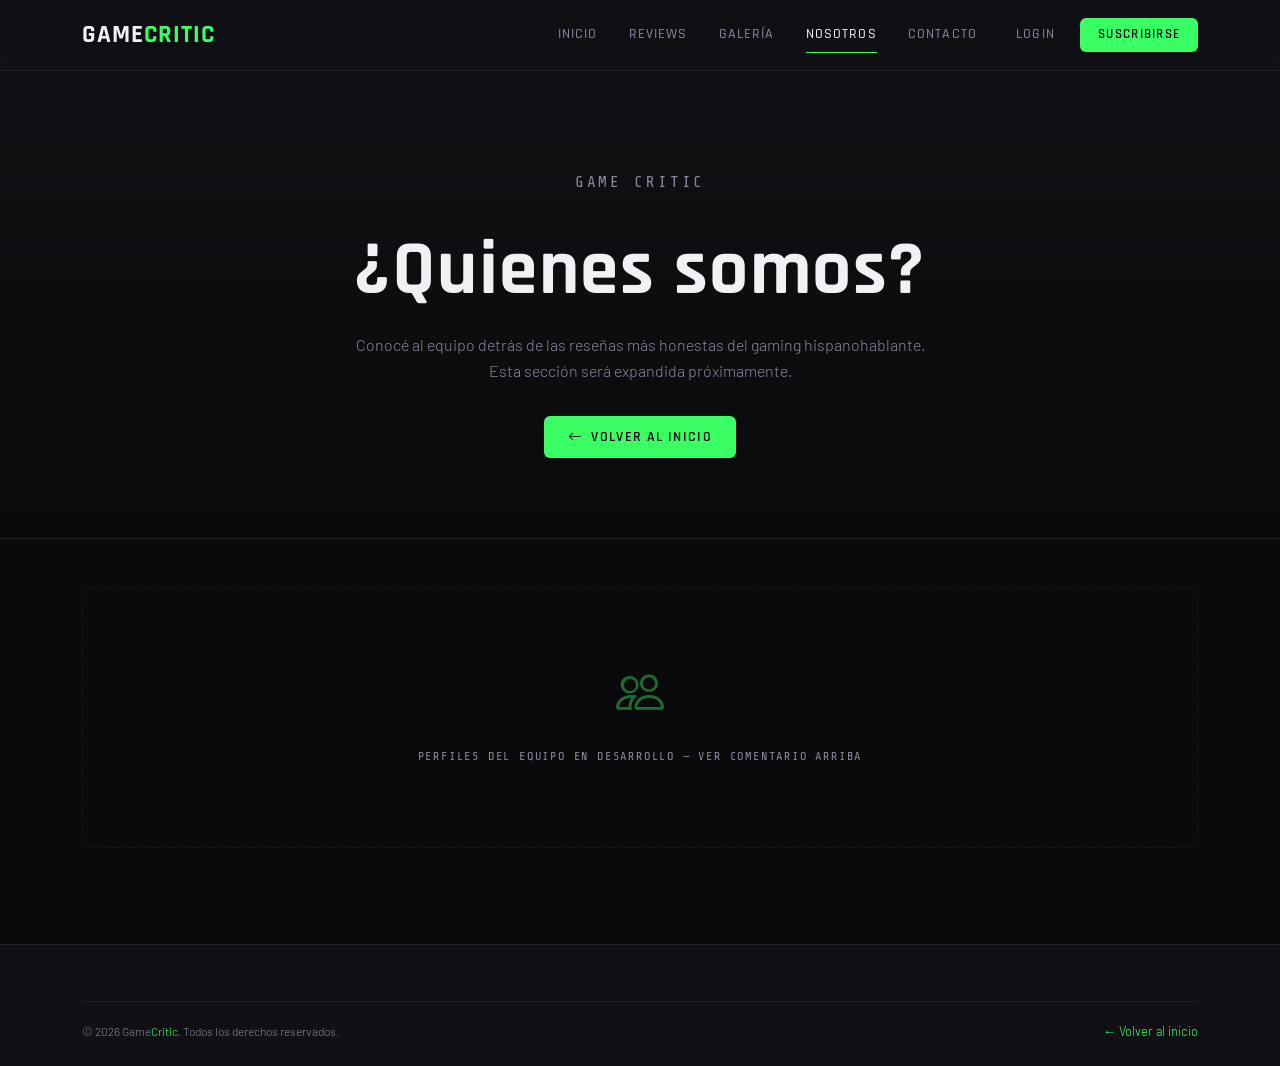
<file: pages/nosotros.html>
<!doctype html>
<html lang="es">
  <head>
    <meta charset="UTF-8" />
    <meta name="viewport" content="width=device-width, initial-scale=1.0" />
    <meta
      name="description"
      content="Conocé al equipo detrás de Game Critic, el blog de reseñas de videojuegos."
    />
    <title>Nosotros | Game Critic</title>
    <link rel="icon" href="../img/favicon/favicon-32x32.png" />
    <link rel="icon" href="../img/favicon/android-chrome-192x192.png" />
    <link rel="icon" href="../img/favicon/android-chrome-512x512.png" />
    <link rel="icon" href="../img/favicon/apple-touch-icon.png" />
    <link rel="icon" href="../img/favicon/favicon.ico" />
    <link
      rel="stylesheet"
      href="https://cdn.jsdelivr.net/npm/bootstrap@5.3.3/dist/css/bootstrap.min.css"
    />
    <link
      rel="stylesheet"
      href="https://cdn.jsdelivr.net/npm/bootstrap-icons@1.11.3/font/bootstrap-icons.min.css"
    />
    <link rel="stylesheet" href="../css/styles.css" />
  </head>
  <body>
    <nav id="mainNav" class="navbar navbar-expand-lg fixed-top">
      <div class="container">
        <a class="navbar-brand" href="../index.html">GAME<span>CRITIC</span></a>
        <button
          class="navbar-toggler"
          type="button"
          data-bs-toggle="collapse"
          data-bs-target="#navMenu"
          aria-controls="navMenu"
          aria-expanded="false"
          aria-label="Toggle navigation"
        >
          <span class="navbar-toggler-icon"></span>
        </button>
        <div class="collapse navbar-collapse" id="navMenu">
          <ul
            class="navbar-nav ms-auto align-items-lg-center gap-lg-1 py-3 py-lg-0"
          >
            <li class="nav-item">
              <a class="nav-link" href="../index.html">Inicio</a>
            </li>
            <li class="nav-item">
              <a class="nav-link" href="review.html">Reviews</a>
            </li>
            <li class="nav-item">
              <a class="nav-link" href="galeria.html">Galería</a>
            </li>
            <li class="nav-item">
              <a class="nav-link active" href="nosotros.html">Nosotros</a>
            </li>
            <li class="nav-item">
              <a class="nav-link" href="contacto.html">Contacto</a>
            </li>
            <li class="nav-item ms-lg-2">
              <a class="nav-link" href="login.html">Login</a>
            </li>
            <li class="nav-item ms-lg-2">
              <a class="nav-link btn-nav-subscribe" href="login.html"
                >Suscribirse</a
              >
            </li>
          </ul>
        </div>
      </div>
    </nav>

    <div class="placeholder-hero">
      <div class="container">
        <p class="section-label">Game Critic</p>
        <h1>¿Quienes somos?</h1>
        <p>
          Conocé al equipo detrás de las reseñas más honestas del gaming
          hispanohablante.<br class="d-none d-md-block" />Esta sección será
          expandida próximamente.
        </p>
        <a href="../index.html" class="btn-back"
          ><i class="bi bi-arrow-left me-2"></i>Volver al inicio</a
        >
      </div>
    </div>

    <!-- No se completo esta pagina. -->

    <div class="container py-5 text-center">
      <div
        style="
          border: 1px dashed var(--border-glass);
          border-radius: 12px;
          padding: 4rem 2rem;
          color: var(--muted);
        "
      >
        <i
          class="bi bi-people"
          style="
            font-size: 3rem;
            display: block;
            margin-bottom: 1rem;
            color: var(--neon);
            opacity: 0.4;
          "
        ></i>
        <p
          style="
            font-family: var(--ff-mono);
            font-size: 0.75rem;
            letter-spacing: 0.15em;
            text-transform: uppercase;
          "
        >
          Perfiles del equipo en desarrollo — ver comentario arriba
        </p>
      </div>
    </div>

    <footer class="site-footer mt-5">
      <div class="container">
        <div
          class="footer-bottom"
          style="
            margin-top: 0;
            padding-top: 1.2rem;
            border-top: 1px solid var(--border-glass);
          "
        >
          <p>
            &copy; 2026 Game<span class="neon-dot">Critic</span>. Todos los
            derechos reservados.
          </p>
          <p>
            <a
              href="../index.html"
              style="color: var(--neon); font-size: 0.8rem"
              >← Volver al inicio</a
            >
          </p>
        </div>
      </div>
    </footer>

    <script src="https://cdn.jsdelivr.net/npm/bootstrap@5.3.3/dist/js/bootstrap.bundle.min.js"></script>
  </body>
</html>
</file>
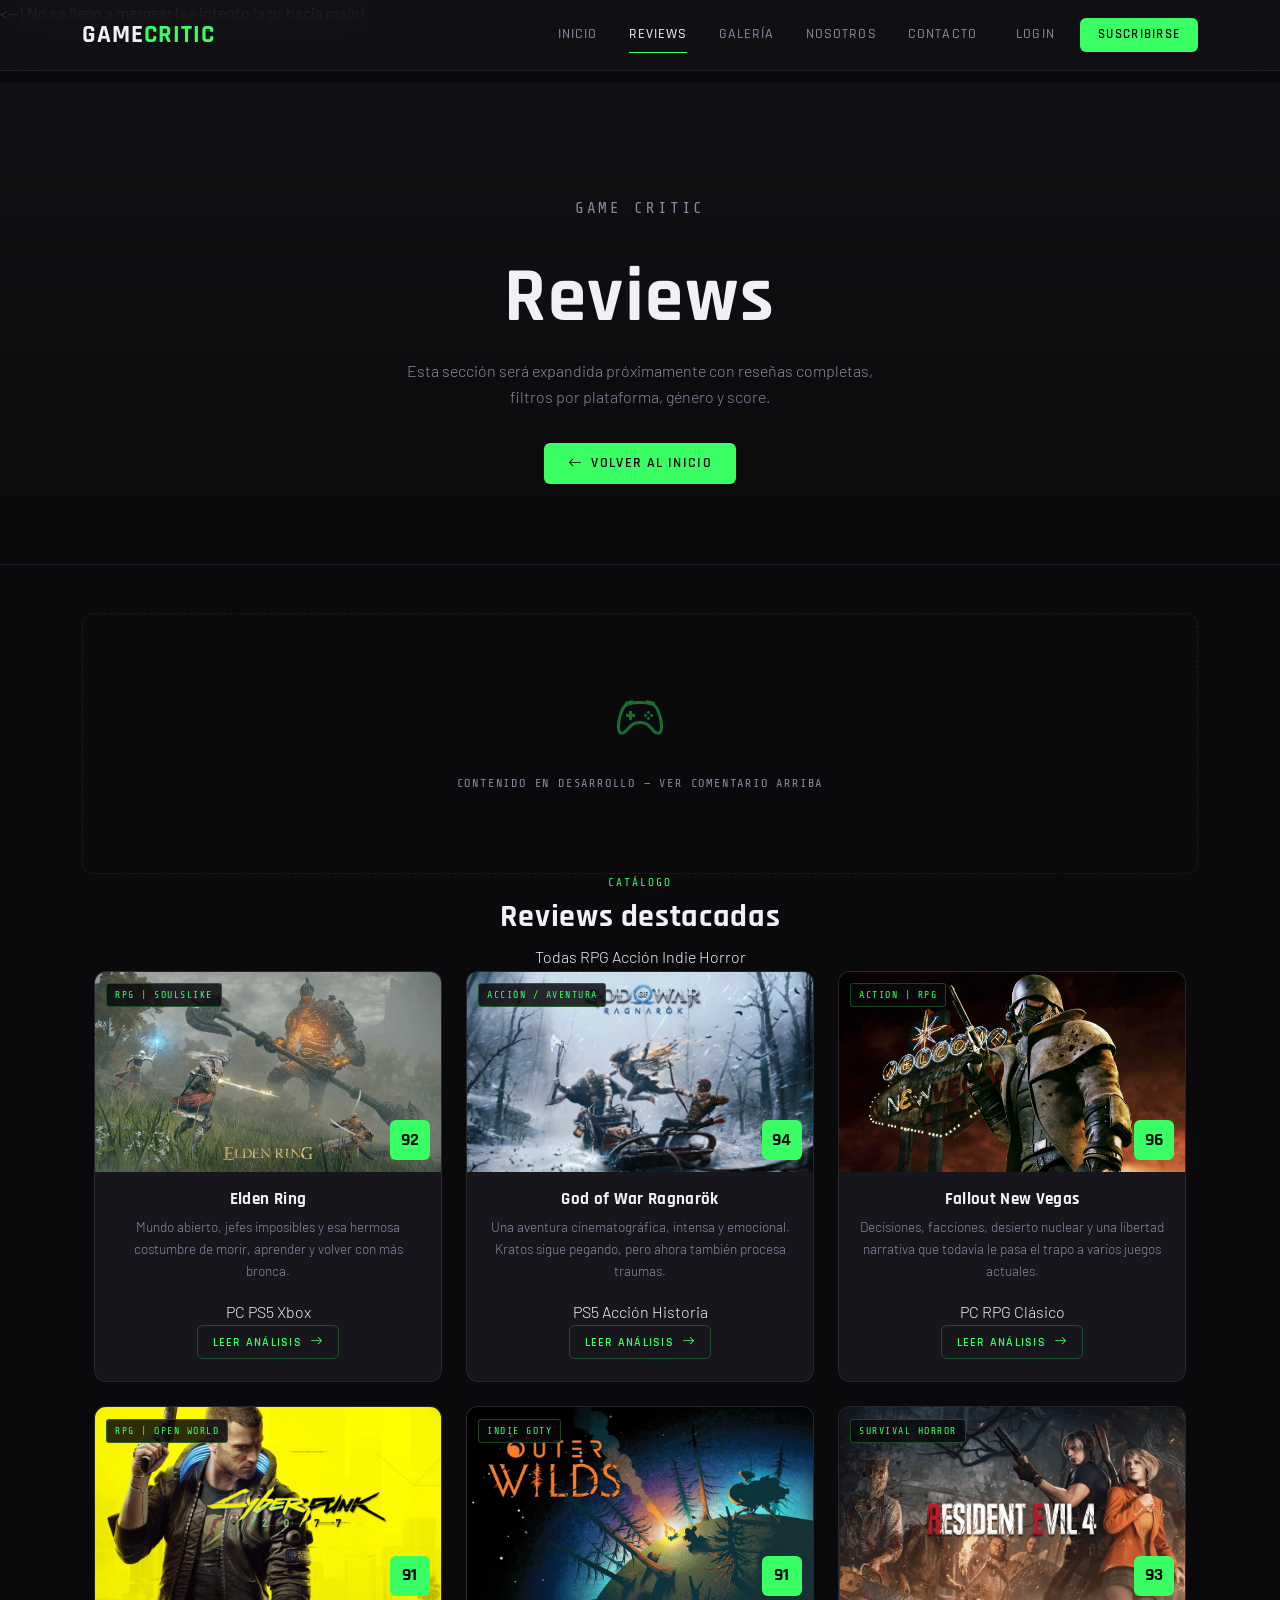
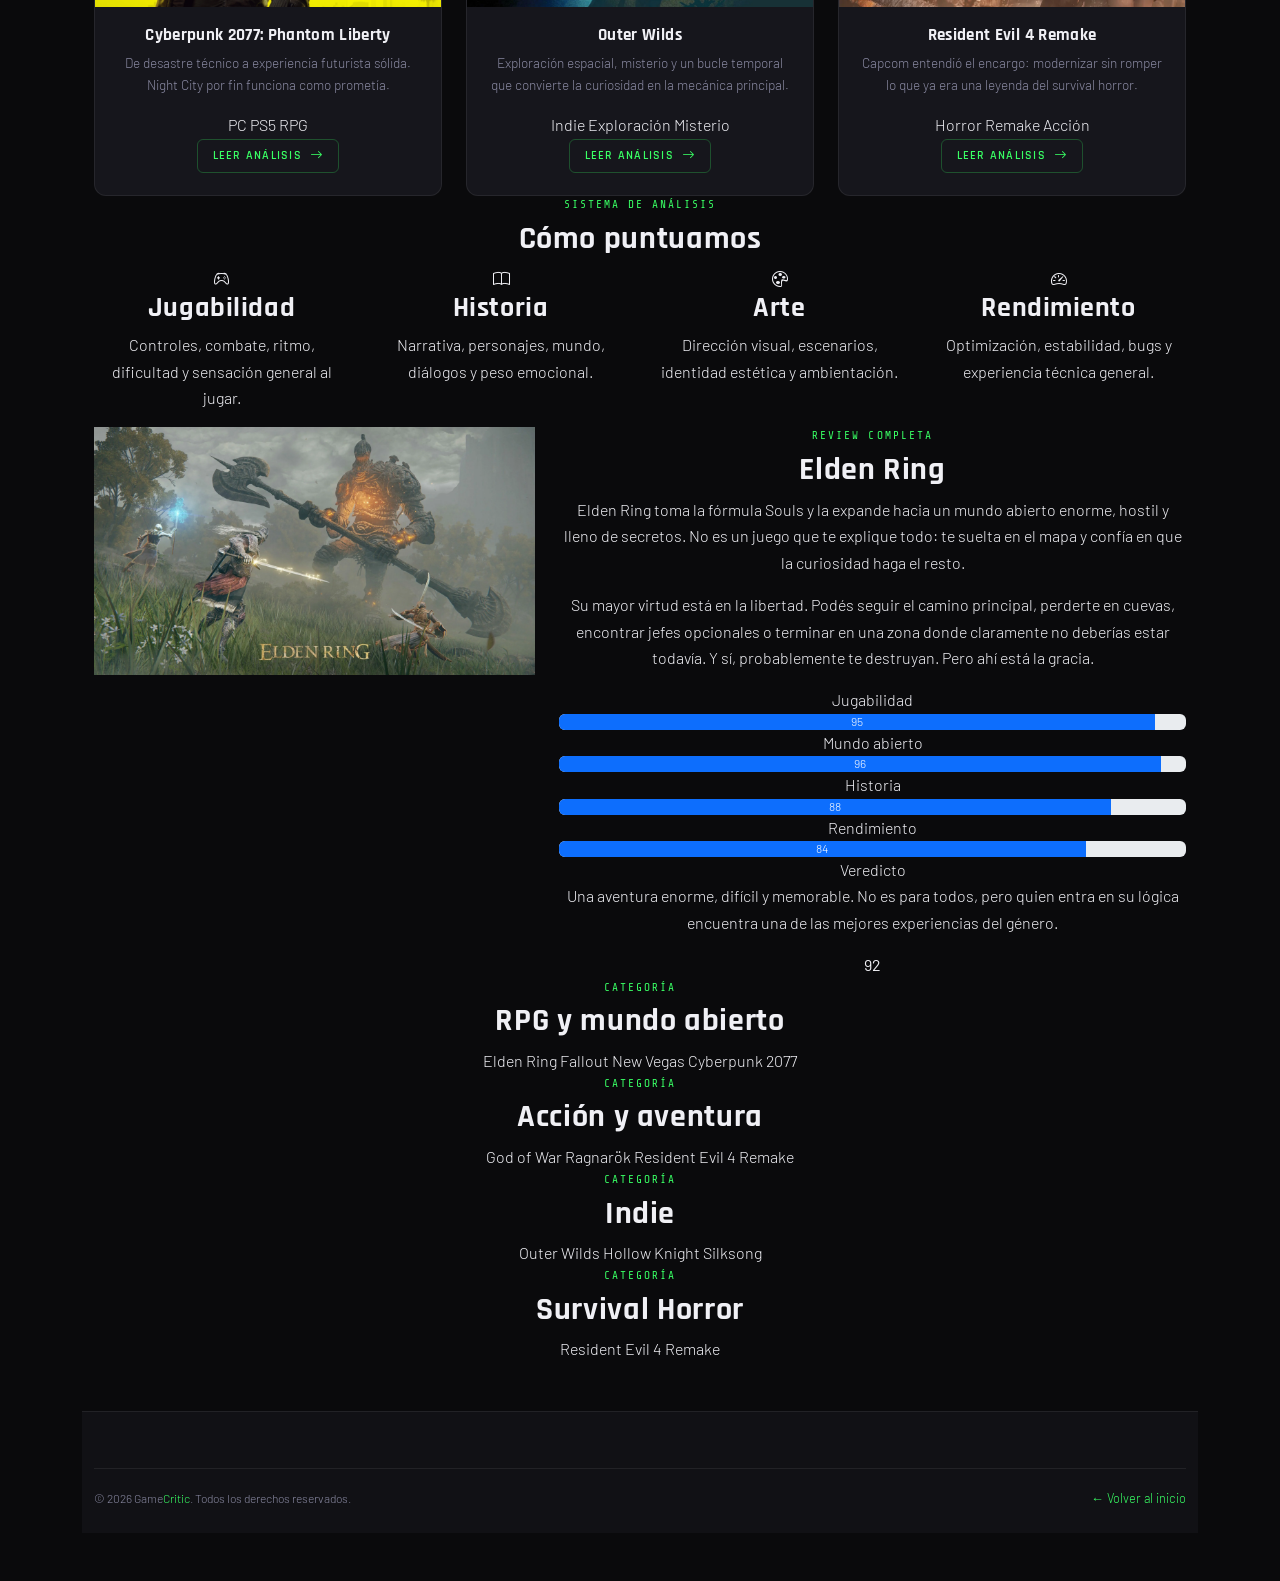
<file: pages/review.html>
<!doctype html>
<html lang="es">
  <head>
    <meta charset="UTF-8" />
    <meta name="viewport" content="width=device-width, initial-scale=1.0" />
    <meta
      name="description"
      content="Reseñas de videojuegos con análisis profundos, scores y opiniones honestas. Game Critic."
    />
    <title>Reviews | Game Critic</title>
    <link
      rel="stylesheet"
      href="https://cdn.jsdelivr.net/npm/bootstrap@5.3.3/dist/css/bootstrap.min.css"
    />
    <link
      rel="stylesheet"
      href="https://cdn.jsdelivr.net/npm/bootstrap-icons@1.11.3/font/bootstrap-icons.min.css"
    />
    <link rel="stylesheet" href="../css/styles.css" />
    <link rel="icon" href="../img/favicon/favicon-32x32.png" />
    <link rel="icon" href="../img/favicon/android-chrome-192x192.png" />
    <link rel="icon" href="../img/favicon/android-chrome-512x512.png" />
    <link rel="icon" href="../img/favicon/apple-touch-icon.png" />
    <link rel="icon" href="../img/favicon/favicon.ico" />
  </head>
  <body>
    <nav id="mainNav" class="navbar navbar-expand-lg fixed-top">
      <div class="container">
        <a class="navbar-brand" href="../index.html">GAME<span>CRITIC</span></a>
        <button
          class="navbar-toggler"
          type="button"
          data-bs-toggle="collapse"
          data-bs-target="#navMenu"
          aria-controls="navMenu"
          aria-expanded="false"
          aria-label="Toggle navigation"
        >
          <span class="navbar-toggler-icon"></span>
        </button>
        <div class="collapse navbar-collapse" id="navMenu">
          <ul
            class="navbar-nav ms-auto align-items-lg-center gap-lg-1 py-3 py-lg-0"
          >
            <li class="nav-item">
              <a class="nav-link" href="../index.html">Inicio</a>
            </li>
            <li class="nav-item">
              <a class="nav-link active" href="review.html">Reviews</a>
            </li>
            <li class="nav-item">
              <a class="nav-link" href="galeria.html">Galería</a>
            </li>
            <li class="nav-item">
              <a class="nav-link" href="nosotros.html">Nosotros</a>
            </li>
            <li class="nav-item">
              <a class="nav-link" href="contacto.html">Contacto</a>
            </li>
            <li class="nav-item ms-lg-2">
              <a class="nav-link" href="login.html">Login</a>
            </li>
            <li class="nav-item ms-lg-2">
              <a class="nav-link btn-nav-subscribe" href="login.html"
                >Suscribirse</a
              >
            </li>
          </ul>
        </div>
      </div>
    </nav>

    <--! No se llego a mergear (se intento la pr hacia main)

    <div class="placeholder-hero">
      <div class="container">
        <p class="section-label">Game Critic</p>
        <h1>Reviews</h1>
        <p>
          Esta sección será expandida próximamente con reseñas completas,<br
            class="d-none d-md-block"
          />filtros por plataforma, género y score.
        </p>
        <a href="../index.html" class="btn-back"
          ><i class="bi bi-arrow-left me-2"></i>Volver al inicio</a
        >
      </div>
    </div>

    <div class="container py-5 text-center">
      <div
        style="
          border: 1px dashed var(--border-glass);
          border-radius: 12px;
          padding: 4rem 2rem;
          color: var(--muted);
        "
      >
        <i
          class="bi bi-controller"
          style="
            font-size: 3rem;
            display: block;
            margin-bottom: 1rem;
            color: var(--neon);
            opacity: 0.4;
          "
        ></i>
        <p
          style="
            font-family: var(--ff-mono);
            font-size: 0.75rem;
            letter-spacing: 0.15em;
            text-transform: uppercase;
          "
        >
          Contenido en desarrollo — ver comentario arriba
        </p>
      </div>
    </header>

    <main class="reviews-page">
      <section class="container" id="destacadas">
        <div class="reviews-section-head">
          <div>
            <p class="section-label">Catálogo</p>
            <h2>Reviews destacadas</h2>
          </div>

          <nav class="review-anchor-nav" aria-label="Categorías de reviews">
            <a href="#destacadas">Todas</a>
            <a href="#rpg">RPG</a>
            <a href="#accion">Acción</a>
            <a href="#indie">Indie</a>
            <a href="#horror">Horror</a>
          </nav>
        </div>

        <div class="row g-4">
          <div class="col-md-6 col-xl-4">
            <article class="review-card review-card-page">
              <div class="review-card-img">
                <img src="../img/elden.webp" alt="Elden Ring" loading="lazy" />
                <span class="card-genre">RPG | Soulslike</span>
                <div class="card-score">92</div>
              </div>

              <div class="review-card-body">
                <h5>Elden Ring</h5>
                <p>
                  Mundo abierto, jefes imposibles y esa hermosa costumbre de
                  morir, aprender y volver con más bronca.
                </p>

                <div class="review-tags">
                  <span>PC</span>
                  <span>PS5</span>
                  <span>Xbox</span>
                </div>

                <a href="#elden-review" class="btn-review">
                  Leer análisis <i class="bi bi-arrow-right ms-1"></i>
                </a>
              </div>
            </article>
          </div>

          <div class="col-md-6 col-xl-4">
            <article class="review-card review-card-page">
              <div class="review-card-img">
                <img
                  src="../img/gow.webp"
                  alt="God of War Ragnarök"
                  loading="lazy"
                />
                <span class="card-genre">Acción / Aventura</span>
                <div class="card-score">94</div>
              </div>

              <div class="review-card-body">
                <h5>God of War Ragnarök</h5>
                <p>
                  Una aventura cinematográfica, intensa y emocional. Kratos
                  sigue pegando, pero ahora también procesa traumas.
                </p>

                <div class="review-tags">
                  <span>PS5</span>
                  <span>Acción</span>
                  <span>Historia</span>
                </div>

                <a href="#gow-review" class="btn-review">
                  Leer análisis <i class="bi bi-arrow-right ms-1"></i>
                </a>
              </div>
            </article>
          </div>

          <div class="col-md-6 col-xl-4">
            <article class="review-card review-card-page">
              <div class="review-card-img">
                <img
                  src="../img/fallout.webp"
                  alt="Fallout New Vegas"
                  loading="lazy"
                />
                <span class="card-genre">Action | RPG</span>
                <div class="card-score">96</div>
              </div>

              <div class="review-card-body">
                <h5>Fallout New Vegas</h5>
                <p>
                  Decisiones, facciones, desierto nuclear y una libertad
                  narrativa que todavía le pasa el trapo a varios juegos
                  actuales.
                </p>

                <div class="review-tags">
                  <span>PC</span>
                  <span>RPG</span>
                  <span>Clásico</span>
                </div>

                <a href="#fallout-review" class="btn-review">
                  Leer análisis <i class="bi bi-arrow-right ms-1"></i>
                </a>
              </div>
            </article>
          </div>

          <div class="col-md-6 col-xl-4">
            <article class="review-card review-card-page">
              <div class="review-card-img">
                <img
                  src="../img/cyber.webp"
                  alt="Cyberpunk 2077"
                  loading="lazy"
                />
                <span class="card-genre">RPG | Open World</span>
                <div class="card-score">91</div>
              </div>

              <div class="review-card-body">
                <h5>Cyberpunk 2077: Phantom Liberty</h5>
                <p>
                  De desastre técnico a experiencia futurista sólida. Night City
                  por fin funciona como prometía.
                </p>

                <div class="review-tags">
                  <span>PC</span>
                  <span>PS5</span>
                  <span>RPG</span>
                </div>

                <a href="#cyberpunk-review" class="btn-review">
                  Leer análisis <i class="bi bi-arrow-right ms-1"></i>
                </a>
              </div>
            </article>
          </div>

          <div class="col-md-6 col-xl-4">
            <article class="review-card review-card-page">
              <div class="review-card-img">
                <img src="../img/outer.webp" alt="Outer Wilds" loading="lazy" />
                <span class="card-genre">Indie GOTY</span>
                <div class="card-score">91</div>
              </div>

              <div class="review-card-body">
                <h5>Outer Wilds</h5>
                <p>
                  Exploración espacial, misterio y un bucle temporal que
                  convierte la curiosidad en la mecánica principal.
                </p>

                <div class="review-tags">
                  <span>Indie</span>
                  <span>Exploración</span>
                  <span>Misterio</span>
                </div>

                <a href="#outer-review" class="btn-review">
                  Leer análisis <i class="bi bi-arrow-right ms-1"></i>
                </a>
              </div>
            </article>
          </div>

          <div class="col-md-6 col-xl-4">
            <article class="review-card review-card-page">
              <div class="review-card-img">
                <img
                  src="../img/re4.webp"
                  alt="Resident Evil 4 Remake"
                  loading="lazy"
                />
                <span class="card-genre">Survival Horror</span>
                <div class="card-score">93</div>
              </div>

              <div class="review-card-body">
                <h5>Resident Evil 4 Remake</h5>
                <p>
                  Capcom entendió el encargo: modernizar sin romper lo que ya
                  era una leyenda del survival horror.
                </p>

                <div class="review-tags">
                  <span>Horror</span>
                  <span>Remake</span>
                  <span>Acción</span>
                </div>

                <a href="#re4-review" class="btn-review">
                  Leer análisis <i class="bi bi-arrow-right ms-1"></i>
                </a>
              </div>
            </article>
          </div>
        </div>
      </section>

      <section class="container reviews-criteria" id="criterios">
        <div class="reviews-section-head">
          <div>
            <p class="section-label">Sistema de análisis</p>
            <h2>Cómo puntuamos</h2>
          </div>
        </div>

        <div class="row g-4">
          <div class="col-md-6 col-lg-3">
            <div class="criteria-card">
              <i class="bi bi-controller"></i>
              <h3>Jugabilidad</h3>
              <p>
                Controles, combate, ritmo, dificultad y sensación general al
                jugar.
              </p>
            </div>
          </div>

          <div class="col-md-6 col-lg-3">
            <div class="criteria-card">
              <i class="bi bi-book"></i>
              <h3>Historia</h3>
              <p>Narrativa, personajes, mundo, diálogos y peso emocional.</p>
            </div>
          </div>

          <div class="col-md-6 col-lg-3">
            <div class="criteria-card">
              <i class="bi bi-palette"></i>
              <h3>Arte</h3>
              <p>
                Dirección visual, escenarios, identidad estética y ambientación.
              </p>
            </div>
          </div>

          <div class="col-md-6 col-lg-3">
            <div class="criteria-card">
              <i class="bi bi-speedometer2"></i>
              <h3>Rendimiento</h3>
              <p>
                Optimización, estabilidad, bugs y experiencia técnica general.
              </p>
            </div>
          </div>
        </div>
      </section>

      <section class="container review-featured-detail" id="elden-review">
        <div class="row g-4 align-items-start">
          <div class="col-lg-5">
            <div class="featured-review-img">
              <img src="../img/elden.webp" alt="Elden Ring review completa" />
            </div>
          </div>

          <div class="col-lg-7">
            <p class="section-label">Review completa</p>
            <h2>Elden Ring</h2>

            <p>
              Elden Ring toma la fórmula Souls y la expande hacia un mundo
              abierto enorme, hostil y lleno de secretos. No es un juego que te
              explique todo: te suelta en el mapa y confía en que la curiosidad
              haga el resto.
            </p>

            <p>
              Su mayor virtud está en la libertad. Podés seguir el camino
              principal, perderte en cuevas, encontrar jefes opcionales o
              terminar en una zona donde claramente no deberías estar todavía. Y
              sí, probablemente te destruyan. Pero ahí está la gracia.
            </p>

            <div class="score-breakdown">
              <div class="score-line">
                <span>Jugabilidad</span>
                <div class="progress">
                  <div class="progress-bar" style="width: 95%">95</div>
                </div>
              </div>

              <div class="score-line">
                <span>Mundo abierto</span>
                <div class="progress">
                  <div class="progress-bar" style="width: 96%">96</div>
                </div>
              </div>

              <div class="score-line">
                <span>Historia</span>
                <div class="progress">
                  <div class="progress-bar" style="width: 88%">88</div>
                </div>
              </div>

              <div class="score-line">
                <span>Rendimiento</span>
                <div class="progress">
                  <div class="progress-bar" style="width: 84%">84</div>
                </div>
              </div>
            </div>

            <div class="review-verdict-box">
              <div>
                <span>Veredicto</span>
                <p>
                  Una aventura enorme, difícil y memorable. No es para todos,
                  pero quien entra en su lógica encuentra una de las mejores
                  experiencias del género.
                </p>
              </div>

              <strong>92</strong>
            </div>
          </div>
        </div>
      </section>

      <section class="container review-category-section" id="rpg">
        <p class="section-label">Categoría</p>
        <h2>RPG y mundo abierto</h2>

        <div class="category-mini-list">
          <a href="#elden-review">Elden Ring</a>
          <a href="#fallout-review">Fallout New Vegas</a>
          <a href="#cyberpunk-review">Cyberpunk 2077</a>
        </div>
      </section>

      <section class="container review-category-section" id="accion">
        <p class="section-label">Categoría</p>
        <h2>Acción y aventura</h2>

        <div class="category-mini-list">
          <a href="#gow-review">God of War Ragnarök</a>
          <a href="#re4-review">Resident Evil 4 Remake</a>
        </div>
      </section>

      <section class="container review-category-section" id="indie">
        <p class="section-label">Categoría</p>
        <h2>Indie</h2>

        <div class="category-mini-list">
          <a href="#outer-review">Outer Wilds</a>
          <a href="#destacadas">Hollow Knight Silksong</a>
        </div>
      </section>

      <section class="container review-category-section" id="horror">
        <p class="section-label">Categoría</p>
        <h2>Survival Horror</h2>

        <div class="category-mini-list">
          <a href="#re4-review">Resident Evil 4 Remake</a>
        </div>
      </section>
    </main>
    <footer class="site-footer mt-5">
      <div class="container">
        <div
          class="footer-bottom"
          style="
            margin-top: 0;
            padding-top: 1.2rem;
            border-top: 1px solid var(--border-glass);
          "
        >
          <p>
            &copy; 2026 Game<span class="neon-dot">Critic</span>. Todos los
            derechos reservados.
          </p>
          <p>
            <a
              href="../index.html"
              style="color: var(--neon); font-size: 0.8rem"
              >← Volver al inicio</a
            >
          </p>
        </div>
      </div>
    </footer>

    <script src="https://cdn.jsdelivr.net/npm/bootstrap@5.3.3/dist/js/bootstrap.bundle.min.js"></script>
  </body>
</html>
</file>
<file: css/styles.css>
@import url("https://fonts.googleapis.com/css2?family=Rajdhani:wght@400;500;600;700&family=Barlow:ital,wght@0,300;0,400;0,500;0,600;1,300&family=Share+Tech+Mono&display=swap");

:root {
  --bg-base: #0a0a0c;
  --bg-surface: #111115;
  --bg-card: #16161c;
  --bg-glass: rgba(18, 18, 24, 0.72);
  --border-glass: rgba(255, 255, 255, 0.07);
  --border-glow: rgba(57, 255, 100, 0.25);
  --neon: #39ff64;
  --neon-dim: #1db84a;
  --red: #e63946;
  --white: #f0f0f5;
  --muted: #8888a0;
  --ff-display: "Rajdhani", sans-serif;
  --ff-body: "Barlow", sans-serif;
  --ff-mono: "Share Tech Mono", monospace;
  --radius: 6px;
  --radius-lg: 12px;
  --transition: 0.25s ease;
}

/* reinicio y base */
*,
*::before,
*::after {
  box-sizing: border-box;
}
html {
  scroll-behavior: smooth;
}

body {
  background: var(--bg-base);
  color: var(--white);
  font-family: var(--ff-body);
  font-weight: 300;
  font-size: 1rem;
  line-height: 1.65;
  overflow-x: hidden;
}

a {
  color: inherit;
  text-decoration: none;
  transition: color var(--transition);
}

a:hover {
  color: var(--neon);
}
img {
  max-width: 100%;
  display: block;
}

h1,
h2,
h3,
h4,
h5,
h6 {
  font-family: var(--ff-display);
  font-weight: 700;
  letter-spacing: 0.02em;
  line-height: 1.15;
}

/* fonts utilizadas */
.section-label {
  font-family: var(--ff-mono);
  font-size: 0.7rem;
  letter-spacing: 0.18em;
  text-transform: uppercase;
  color: var(--neon);
  margin-bottom: 0.4rem;
}

.section-title {
  font-family: var(--ff-display);
  font-size: clamp(1.5rem, 3vw, 2.2rem);
  font-weight: 700;
  color: var(--white);
  margin-bottom: 0.25rem;
}

.section-rule {
  width: 40px;
  height: 2px;
  background: var(--neon);
  border: none;
  margin: 0.75rem 0 2rem;
}

/* navbar */
#mainNav {
  background: var(--bg-glass);
  backdrop-filter: blur(18px);
  -webkit-backdrop-filter: blur(18px);
  border-bottom: 1px solid var(--border-glass);
  padding: 0.6rem 0;
  transition: background var(--transition);
}

.navbar-brand {
  font-family: var(--ff-display);
  font-size: 1.55rem;
  font-weight: 700;
  letter-spacing: 0.04em;
  color: var(--white) !important;
}
.navbar-brand span,
.footer-logo span {
  color: var(--neon);
}

.nav-link {
  font-family: var(--ff-display);
  font-size: 0.88rem;
  font-weight: 500;
  letter-spacing: 0.08em;
  text-transform: uppercase;
  color: var(--muted) !important;
  padding: 0.4rem 0.85rem !important;
  position: relative;
  transition: color var(--transition);
}

.nav-link::after {
  content: "";
  position: absolute;
  bottom: 0;
  left: 0.85rem;
  right: 0.85rem;
  height: 1px;
  background: var(--neon);
  transform: scaleX(0);
  transform-origin: left;
  transition: transform var(--transition);
}
.nav-link:hover,
.nav-link.active {
  color: var(--white) !important;
}
.nav-link:hover::after,
.nav-link.active::after {
  transform: scaleX(1);
}

.btn-nav-subscribe {
  font-family: var(--ff-display);
  font-size: 0.82rem;
  font-weight: 600;
  letter-spacing: 0.1em;
  text-transform: uppercase;
  color: var(--bg-base) !important;
  background: var(--neon);
  border: none;
  padding: 0.4rem 1.1rem !important;
  border-radius: var(--radius);
  transition:
    background var(--transition),
    box-shadow var(--transition);
}
.btn-nav-subscribe:hover {
  background: #fff !important;
  box-shadow: 0 0 18px rgba(57, 255, 100, 0.45);
  color: var(--bg-base) !important;
}

.navbar-toggler {
  border-color: var(--border-glass);
}

.navbar-toggler-icon {
  filter: invert(1);
}

/* hero carousel */
#heroCarousel {
  margin-top: 57px;
}

.hero-slide {
  height: 92vh;
  min-height: 540px;
  position: relative;
  overflow: hidden;
}

.hero-bg {
  position: absolute;
  inset: 0;
  background-size: cover;
  background-position: center top;
  transform: scale(1.06);
  transition: transform 1.2s ease;
  filter: saturate(0.8);
}

.hero-overlay {
  position: absolute;
  inset: 0;
  background:
    linear-gradient(to right,
      rgba(10, 10, 12, 0.92) 0%,
      rgba(10, 10, 12, 0.65) 50%,
      rgba(10, 10, 12, 0.2) 100%),
    linear-gradient(to bottom,
      transparent 55%,
      rgba(10, 10, 12, 0.7) 80%,
      rgba(10, 10, 12, 1) 100%);
}

.hero-content {
  position: absolute;
  inset: 0;
  display: flex;
  flex-direction: column;
  justify-content: center;
  padding: 0 5vw;
  max-width: 680px;
}

.hero-badge {
  display: inline-block;
  font-family: var(--ff-mono);
  font-size: 0.68rem;
  letter-spacing: 0.2em;
  text-transform: uppercase;
  color: var(--neon);
  border: 1px solid var(--border-glow);
  padding: 0.2rem 0.7rem;
  border-radius: 2px;
  margin-bottom: 1rem;
  width: fit-content;
}

.hero-title {
  font-size: clamp(2.4rem, 6vw, 4.8rem);
  font-weight: 700;
  color: #fff;
  line-height: 1.05;
  margin-bottom: 1rem;
  text-shadow: 0 4px 32px rgba(0, 0, 0, 0.6);
}

.hero-desc {
  font-size: 1rem;
  font-weight: 300;
  color: rgba(240, 240, 245, 0.78);
  margin-bottom: 1.8rem;
  max-width: 480px;
}

.hero-score {
  display: inline-flex;
  align-items: center;
  gap: 0.6rem;
  margin-bottom: 1.6rem;
}

.score-box {
  font-family: var(--ff-display);
  font-size: 1.6rem;
  font-weight: 700;
  background: var(--neon);
  color: var(--bg-base);
  padding: 0.1rem 0.55rem;
  border-radius: var(--radius);
  line-height: 1;
}

.score-label {
  font-family: var(--ff-mono);
  font-size: 0.68rem;
  letter-spacing: 0.12em;
  color: var(--muted);
  text-transform: uppercase;
}

/* botones hero */
.btn-hero,
.btn-hero-outline {
  font-family: var(--ff-display);
  font-size: 0.9rem;
  font-weight: 600;
  letter-spacing: 0.1em;
  text-transform: uppercase;
  border-radius: var(--radius);
  padding: 0.7rem 1.8rem;
  display: inline-block;
  transition:
    box-shadow var(--transition),
    background var(--transition);
}
.btn-hero {
  color: var(--bg-base);
  background: var(--neon);
  border: none;
}
.btn-hero:hover {
  background: #fff;
  color: var(--bg-base);
  box-shadow: 0 0 24px rgba(57, 255, 100, 0.5);
}

.btn-hero-outline {
  background: transparent;
  color: var(--white);
  border: 1px solid rgba(255, 255, 255, 0.3);
  margin-left: 0.8rem;
}
.btn-hero-outline:hover {
  background: rgba(255, 255, 255, 0.1);
  color: var(--white);
  box-shadow: none;
}

/* controles del carousel */
.carousel-control-prev,
.carousel-control-next {
  width: 6%;
  min-width: 44px;
  opacity: 0.6;
  transition: opacity var(--transition);
}
.carousel-control-prev:hover,
.carousel-control-next:hover {
  opacity: 1;
}

.carousel-indicators [data-bs-target] {
  width: 28px;
  height: 2px;
  border-radius: 1px;
  background: rgba(255, 255, 255, 0.4);
  border: none;
  position: relative;
  overflow: hidden;
  transition:
    background var(--transition),
    width var(--transition);
}
.carousel-indicators .active {
  background: var(--neon);
  width: 44px;
}

/* contenido principal */
.content-wrapper {
  padding: 4rem 0 2rem;
}

/* cards */
.review-card {
  background: var(--bg-card);
  border: 1px solid var(--border-glass);
  border-radius: var(--radius-lg);
  overflow: hidden;
  transition:
    transform var(--transition),
    box-shadow var(--transition),
    border-color var(--transition);
  height: 100%;
}
.review-card:hover {
  transform: translateY(-4px);
  box-shadow:
    0 8px 40px rgba(0, 0, 0, 0.5),
    0 0 0 1px var(--border-glow);
  border-color: var(--border-glow);
}

.review-card-img {
  position: relative;
  overflow: hidden;
  height: 200px;
}
.review-card-img img {
  width: 100%;
  height: 100%;
  object-fit: cover;
  object-position: top;
  transition: transform 0.5s ease;
}
.review-card:hover .review-card-img img {
  transform: scale(1.05);
}

.card-genre {
  position: absolute;
  top: 0.7rem;
  left: 0.7rem;
  font-family: var(--ff-mono);
  font-size: 0.62rem;
  letter-spacing: 0.15em;
  text-transform: uppercase;
  background: rgba(10, 10, 12, 0.85);
  color: var(--neon);
  padding: 0.2rem 0.5rem;
  border-radius: 3px;
  border: 1px solid var(--border-glow);
}

.card-score {
  position: absolute;
  bottom: 0.7rem;
  right: 0.7rem;
  font-family: var(--ff-display);
  font-size: 1.1rem;
  font-weight: 700;
  background: var(--neon);
  color: var(--bg-base);
  width: 40px;
  height: 40px;
  border-radius: var(--radius);
  display: flex;
  align-items: center;
  justify-content: center;
  line-height: 1;
}
.card-score.score-red {
  background: var(--red);
  color: #fff;
}

.review-card-body {
  padding: 1.15rem 1.25rem 1.4rem;
}
.review-card-body h5 {
  font-size: 1.05rem;
  font-weight: 700;
  color: var(--white);
  margin-bottom: 0.4rem;
}
.review-card-body p {
  font-size: 0.85rem;
  color: var(--muted);
  margin-bottom: 1rem;
  display: -webkit-box;
  -webkit-line-clamp: 3;
  -webkit-box-orient: vertical;
  overflow: hidden;
}
.review-card-body p.line-clamp-none {
  display: block;
  -webkit-line-clamp: unset;
  -webkit-box-orient: unset;
  overflow: visible;
}

.btn-review {
  font-family: var(--ff-display);
  font-size: 0.78rem;
  font-weight: 600;
  letter-spacing: 0.1em;
  text-transform: uppercase;
  color: var(--neon);
  border: 1px solid var(--border-glow);
  padding: 0.35rem 0.9rem;
  border-radius: var(--radius);
  display: inline-block;
  transition:
    background var(--transition),
    color var(--transition);
}
.btn-review:hover {
  background: var(--neon);
  color: var(--bg-base);
}

/* sidebar */
.sidebar {
  position: sticky;
  top: 76px;
}

.sidebar-widget {
  background: var(--bg-card);
  border: 1px solid var(--border-glass);
  border-radius: var(--radius-lg);
  padding: 1.25rem 1.3rem;
  margin-bottom: 1.5rem;
}

.sidebar-widget h6 {
  font-family: var(--ff-display);
  font-size: 0.82rem;
  font-weight: 700;
  letter-spacing: 0.14em;
  text-transform: uppercase;
  color: var(--white);
  margin-bottom: 1rem;
  padding-bottom: 0.6rem;
  border-bottom: 1px solid var(--border-glass);
}

/* buscador */
.search-wrap {
  position: relative;
}
.search-wrap input {
  background: var(--bg-surface);
  border: 1px solid var(--border-glass);
  color: var(--white);
  border-radius: var(--radius);
  padding: 0.5rem 2.4rem 0.5rem 0.85rem;
  font-size: 0.85rem;
  width: 100%;
  transition: border-color var(--transition);
}
.search-wrap input::placeholder {
  color: var(--muted);
}

.search-wrap input:focus {
  outline: none;
  border-color: var(--border-glow);
  background: var(--bg-card);
}
.search-wrap .search-icon {
  position: absolute;
  right: 0.75rem;
  top: 50%;
  transform: translateY(-50%);
  color: var(--muted);
  font-size: 0.85rem;
  pointer-events: none;
}

/* categorías */
.cat-list {
  list-style: none;
  padding: 0;
  margin: 0;
}
.cat-list li {
  display: flex;
  align-items: center;
  justify-content: space-between;
  padding: 0.45rem 0;
  border-bottom: 1px solid var(--border-glass);
  font-size: 0.85rem;
  cursor: pointer;
  transition: color var(--transition);
}
.cat-list li:last-child {
  border-bottom: none;
}
.cat-list li:hover,
.cat-list li a:hover {
  color: var(--neon);
}
.cat-list li a {
  flex: 1;
  color: inherit;
}

.cat-count {
  font-family: var(--ff-mono);
  font-size: 0.68rem;
  color: var(--neon);
  background: var(--bg-surface);
  padding: 0.1rem 0.4rem;
  border-radius: 3px;
}

/* ranking */
.rank-item {
  display: flex;
  align-items: center;
  gap: 0.85rem;
  padding: 0.55rem 0;
  border-bottom: 1px solid var(--border-glass);
}
.rank-item:last-child {
  border-bottom: none;
}
.rank-num {
  font-family: var(--ff-mono);
  font-size: 0.7rem;
  color: var(--neon);
  width: 18px;
  flex-shrink: 0;
}
.rank-img {
  width: 40px;
  height: 40px;
  border-radius: 5px;
  object-fit: cover;
  object-position: top;
  flex-shrink: 0;
}
.rank-info {
  flex: 1;
  min-width: 0;
}
.rank-name {
  font-family: var(--ff-display);
  font-size: 0.85rem;
  font-weight: 600;
  white-space: nowrap;
  overflow: hidden;
  text-overflow: ellipsis;
}
.rank-genre {
  font-size: 0.7rem;
  color: var(--muted);
}
.rank-score {
  font-family: var(--ff-display);
  font-size: 0.9rem;
  font-weight: 700;
  color: var(--neon);
  flex-shrink: 0;
}

/* banner sidebar */
.sidebar-banner {
  background: linear-gradient(135deg, #1a0a2e 0%, #0d1a1f 100%);
  border: 1px solid rgba(57, 255, 100, 0.15);
  border-radius: var(--radius-lg);
  padding: 1.5rem;
  text-align: center;
  position: relative;
  overflow: hidden;
}
.sidebar-banner::before {
  content: "";
  position: absolute;
  inset: -1px;
  border-radius: var(--radius-lg);
  background: linear-gradient(135deg,
      rgba(57, 255, 100, 0.12),
      transparent 50%);
  pointer-events: none;
}
.sidebar-banner h6 {
  font-size: 0.72rem;
  letter-spacing: 0.18em;
  border: none;
  padding: 0;
  margin-bottom: 0.3rem;
  color: var(--muted);
}
.sidebar-banner p {
  font-size: 1.1rem;
  font-weight: 700;
  font-family: var(--ff-display);
  color: var(--white);
  margin-bottom: 0.7rem;
}
.sidebar-banner small {
  display: block;
  font-size: 0.72rem;
  color: var(--muted);
  margin-bottom: 1rem;
}

.banner-img {
  position: absolute;
  inset: 0;
  width: 100%;
  height: 100%;
  object-fit: cover;
  border-radius: var(--radius-lg);
  opacity: 0.35;
  z-index: 0;
}
.sidebar-banner > *:not(.banner-img) {
  position: relative;
  z-index: 1;
}

.btn-banner {
  font-family: var(--ff-display);
  font-size: 0.78rem;
  font-weight: 600;
  letter-spacing: 0.1em;
  text-transform: uppercase;
  background: var(--neon);
  color: var(--bg-base);
  padding: 0.4rem 1rem;
  border-radius: var(--radius);
  display: inline-block;
  transition: box-shadow var(--transition);
}
.btn-banner:hover {
  box-shadow: 0 0 18px rgba(57, 255, 100, 0.5);
  color: var(--bg-base);
}

/* paginación */
.pagination .page-link {
  background: var(--bg-card);
  border-color: var(--border-glass);
  color: var(--muted);
  font-family: var(--ff-display);
  font-size: 0.85rem;
  transition:
    background var(--transition),
    color var(--transition);
}
.pagination .page-link:hover {
  background: var(--bg-surface);
  color: var(--neon);
  border-color: var(--border-glow);
}
.pagination .active .page-link {
  background: var(--neon);
  border-color: var(--neon);
  color: var(--bg-base);
}

/* juego del mes */
.gotm-section {
  background: var(--bg-surface);
  border-top: 1px solid var(--border-glass);
  border-bottom: 1px solid var(--border-glass);
  padding: 4.5rem 0;
  position: relative;
  overflow: hidden;
}
.gotm-section::before {
  content: "";
  position: absolute;
  top: -60px;
  right: -80px;
  width: 500px;
  height: 500px;
  border-radius: 50%;
  background: radial-gradient(circle,
      rgba(57, 255, 100, 0.04) 0%,
      transparent 70%);
  pointer-events: none;
}

.gotm-img-wrap {
  position: relative;
  border-radius: var(--radius-lg);
  overflow: hidden;
}
.gotm-img-wrap::after {
  content: "";
  position: absolute;
  inset: 0;
  border-radius: var(--radius-lg);
  box-shadow: inset 0 0 0 1px rgba(57, 255, 100, 0.15);
}
.gotm-img-wrap img {
  width: 100%;
  height: 420px;
  object-fit: cover;
  object-position: top;
  filter: saturate(0.85);
}

.gotm-badge {
  display: inline-flex;
  align-items: center;
  gap: 0.5rem;
  font-family: var(--ff-mono);
  font-size: 0.68rem;
  letter-spacing: 0.2em;
  text-transform: uppercase;
  color: var(--neon);
  margin-bottom: 1rem;
}
.gotm-badge span {
  display: inline-block;
  width: 20px;
  height: 1px;
  background: var(--neon);
}

.gotm-title {
  font-size: clamp(2rem, 4vw, 3.2rem);
  margin-bottom: 1rem;
}

.gotm-score-block {
  display: flex;
  align-items: center;
  gap: 1rem;
  margin-bottom: 1.5rem;
}
.gotm-score-num {
  font-family: var(--ff-display);
  font-size: 2.8rem;
  font-weight: 700;
  color: var(--neon);
  line-height: 1;
}
.gotm-score-details {
  display: flex;
  flex-direction: column;
  gap: 0.15rem;
}
.gotm-score-label {
  font-family: var(--ff-mono);
  font-size: 0.62rem;
  letter-spacing: 0.15em;
  color: var(--muted);
  text-transform: uppercase;
}

.gotm-meta {
  display: flex;
  gap: 1.5rem;
  flex-wrap: wrap;
  margin-bottom: 1.5rem;
}
.gotm-meta-item {
  font-size: 0.8rem;
  color: var(--muted);
}
.gotm-meta-item strong {
  display: block;
  font-family: var(--ff-display);
  font-size: 0.92rem;
  font-weight: 600;
  color: var(--white);
}

.gotm-desc {
  font-size: 0.95rem;
  color: rgba(240, 240, 245, 0.72);
  margin-bottom: 2rem;
  max-width: 520px;
}

/* reutilizado en juego del mes */
.btn-primary-gc {
  font-family: var(--ff-display);
  font-size: 0.88rem;
  font-weight: 600;
  letter-spacing: 0.1em;
  text-transform: uppercase;
  background: var(--neon);
  color: var(--bg-base);
  padding: 0.65rem 1.7rem;
  border-radius: var(--radius);
  display: inline-block;
  border: none;
  transition:
    box-shadow var(--transition),
    background var(--transition);
}
.btn-primary-gc:hover {
  background: #fff;
  color: var(--bg-base);
  box-shadow: 0 0 24px rgba(57, 255, 100, 0.45);
}

/* newsletter */
.newsletter-section {
  background: linear-gradient(135deg, #0d1a14 0%, #0a0a0c 40%, #17080f 100%);
  padding: 5rem 0;
  position: relative;
  overflow: hidden;
}
.newsletter-section::before {
  content: "";
  position: absolute;
  left: 50%;
  top: 50%;
  transform: translate(-50%, -50%);
  width: 600px;
  height: 600px;
  border-radius: 50%;
  background: radial-gradient(circle,
      rgba(57, 255, 100, 0.06) 0%,
      transparent 65%);
  pointer-events: none;
}

.newsletter-title {
  font-size: clamp(1.8rem, 4vw, 3rem);
  margin-bottom: 0.5rem;
}
.newsletter-sub {
  font-size: 0.95rem;
  color: var(--muted);
  margin-bottom: 2.2rem;
}

.newsletter-form .form-control {
  background: rgba(255, 255, 255, 0.05);
  border: 1px solid var(--border-glass);
  color: var(--white);
  border-radius: var(--radius) 0 0 var(--radius);
  padding: 0.7rem 1.1rem;
  font-size: 0.9rem;
}
.newsletter-form .form-control::placeholder {
  color: var(--muted);
}

.newsletter-form .form-control:focus {
  outline: none;
  box-shadow: none;
  border-color: var(--border-glow);
  background: rgba(57, 255, 100, 0.04);
}

.newsletter-form .btn-sub {
  font-family: var(--ff-display);
  font-size: 0.88rem;
  font-weight: 600;
  letter-spacing: 0.1em;
  text-transform: uppercase;
  background: var(--neon);
  color: var(--bg-base);
  border: none;
  padding: 0.7rem 1.4rem;
  border-radius: 0 var(--radius) var(--radius) 0;
  transition:
    background var(--transition),
    box-shadow var(--transition);
  white-space: nowrap;
}
.newsletter-form .btn-sub:hover {
  background: #fff;
  box-shadow: 0 0 20px rgba(57, 255, 100, 0.4);
}

.newsletter-note {
  font-size: 0.75rem;
  color: var(--muted);
  margin-top: 0.75rem;
}
.newsletter-form-wrap {
  width: 100%;
  max-width: 520px;
  margin: 0 auto;
}

/* footer */
.site-footer {
  background: var(--bg-surface);
  border-top: 1px solid var(--border-glass);
  padding: 3.5rem 0 1.5rem;
}
.footer-logo {
  font-family: var(--ff-display);
  font-size: 1.5rem;
  font-weight: 700;
  margin-bottom: 0.8rem;
}
.footer-desc {
  font-size: 0.85rem;
  color: var(--muted);
  line-height: 1.7;
  max-width: 240px;
}
.footer-heading {
  font-family: var(--ff-display);
  font-size: 0.8rem;
  font-weight: 700;
  letter-spacing: 0.15em;
  text-transform: uppercase;
  color: var(--white);
  margin-bottom: 1.2rem;
}

.footer-social {
  list-style: none;
  padding: 0;
  margin: 0;
  display: flex;
  flex-direction: column;
  gap: 0.55rem;
}
.footer-social a {
  display: flex;
  align-items: center;
  gap: 0.6rem;
  font-size: 0.85rem;
  color: var(--muted);
  transition: color var(--transition);
}
.footer-social a:hover {
  color: var(--neon);
}
.footer-social .s-icon {
  width: 28px;
  height: 28px;
  border-radius: 5px;
  background: var(--bg-card);
  border: 1px solid var(--border-glass);
  display: flex;
  align-items: center;
  justify-content: center;
  font-size: 0.75rem;
  flex-shrink: 0;
}

.footer-links {
  list-style: none;
  padding: 0;
  margin: 0;
  display: flex;
  flex-direction: column;
  gap: 0.5rem;
}
.footer-links a {
  font-size: 0.85rem;
  color: var(--muted);
  transition: color var(--transition);
}
.footer-links a:hover {
  color: var(--neon);
}

.footer-bottom {
  border-top: 1px solid var(--border-glass);
  margin-top: 2.5rem;
  padding-top: 1.2rem;
  display: flex;
  align-items: center;
  justify-content: space-between;
  flex-wrap: wrap;
  gap: 0.5rem;
}
.footer-bottom p {
  font-size: 0.75rem;
  color: var(--muted);
  margin: 0;
}
.footer-bottom .neon-dot {
  color: var(--neon);
}

/* placeholder */
.page-placeholder {
  min-height: 100vh;
  display: flex;
  align-items: center;
  justify-content: center;
  background: var(--bg-base);
}

.placeholder-hero {
  margin-top: 57px;
  padding: 7rem 0 5rem;
  background: linear-gradient(180deg,
      var(--bg-surface) 0%,
      var(--bg-base) 100%);
  border-bottom: 1px solid var(--border-glass);
  text-align: center;
}
.placeholder-hero h1 {
  font-size: clamp(2.5rem, 6vw, 5rem);
  color: var(--white);
  margin-bottom: 1rem;
}
.placeholder-hero p {
  color: var(--muted);
  font-size: 1rem;
  margin-bottom: 2rem;
}

.placeholder-hero-login {
  margin-top: 57px;
  padding: 1rem 0 5rem;
  background: linear-gradient(
    180deg,
    var(--bg-surface) 0%,
    var(--bg-base) 100%
  );
  border-bottom: 1px solid var(--border-glass);
  text-align: center;
}
.placeholder-hero-login h1 {
  font-size: clamp(2.5rem, 6vw, 5rem);
  color: var(--white);
  margin-bottom: 1rem;
}
.placeholder-hero-login p {
  color: var(--muted);
  font-size: 1rem;
  margin-bottom: 2rem;
}

.btn-back {
  font-family: var(--ff-display);
  font-size: 0.85rem;
  font-weight: 600;
  letter-spacing: 0.1em;
  text-transform: uppercase;
  color: var(--bg-base);
  background: var(--neon);
  padding: 0.6rem 1.5rem;
  border-radius: var(--radius);
  display: inline-block;
  transition: box-shadow var(--transition);
}
.btn-back:hover {
  box-shadow: 0 0 20px rgba(57, 255, 100, 0.4);
  color: var(--bg-base);
}

/* suscripción */
.modal-gc {
  background: var(--bg-surface);
  border: 1px solid var(--border-glass);
  border-radius: var(--radius-lg);
  overflow: hidden;
}
.modal-gc-header {
  background: var(--bg-card);
  border-bottom: 1px solid var(--border-glass);
  padding: 1.5rem 1.75rem;
  display: flex;
  align-items: flex-start;
  justify-content: space-between;
}
.modal-gc-title {
  font-family: var(--ff-display);
  font-size: 1.5rem;
  font-weight: 700;
  color: var(--white);
  line-height: 1.2;
  margin: 0;
}
.modal-gc-body {
  padding: 1.75rem;
  background: var(--bg-surface);
}
.modal-gc-desc {
  font-size: 0.88rem;
  color: var(--muted);
  margin-bottom: 1.5rem;
}

.modal-gc-label {
  font-family: var(--ff-mono);
  font-size: 0.68rem;
  letter-spacing: 0.15em;
  text-transform: uppercase;
  color: var(--muted);
  display: block;
  margin-bottom: 0.4rem;
}

.modal-gc-input {
  background: var(--bg-card);
  border: 1px solid var(--border-glass);
  color: var(--white);
  border-radius: var(--radius);
  padding: 0.6rem 1rem;
  font-size: 0.9rem;
  width: 100%;
  transition: border-color var(--transition);
}
.modal-gc-input::placeholder {
  color: var(--muted);
}
.modal-gc-input:focus {
  outline: none;
  box-shadow: none;
  border-color: var(--border-glow);
  background: rgba(57, 255, 100, 0.03);
  color: var(--white);
}
.modal-gc-input.input-error {
  border-color: var(--red);
}
.modal-gc-input.input-error:focus {
  border-color: var(--red);
  background: rgba(230, 57, 70, 0.04);
}

.modal-gc-note {
  font-size: 0.72rem;
  color: var(--muted);
  text-align: center;
  margin-top: 1rem;
  margin-bottom: 0;
}
.modal-gc-error {
  font-size: 0.72rem;
  color: var(--red);
  margin-top: 0.35rem;
  display: none;
}
.modal-gc-error.visible {
  display: block;
}

.modal-gc-exito {
  text-align: center;
  padding: 1.5rem 0;
}
.modal-gc-exito p {
  font-family: var(--ff-display);
  font-size: 1.15rem;
  font-weight: 600;
  color: var(--white);
  margin-top: 0.75rem;
  margin-bottom: 0;
}
.modal-gc-exito p span {
  font-size: 0.85rem;
  font-weight: 400;
  color: var(--muted);
}
.modal-backdrop {
  backdrop-filter: blur(4px);
}

.error-num {
  font-family: var(--ff-display);
  font-size: clamp(6rem, 18vw, 14rem);
  font-weight: 700;
  line-height: 1;
  color: transparent;
  -webkit-text-stroke: 1px rgba(57, 255, 100, 0.25);
  letter-spacing: -0.04em;
  user-select: none;
}

/* utilidades */
.text-neon {
  color: var(--neon);
}
.text-muted-gc {
  color: var(--muted);
}
.bg-surface {
  background: var(--bg-surface);
}
.border-gc {
  border-color: var(--border-glass) !important;
}

/* para que vaya pasando solo */

/* Barra de progreso en indicadores (5.5 s = data-bs-interval) */
.carousel-indicators [data-bs-target]::after {
  content: "";
  position: absolute;
  top: 0;
  left: 0;
  height: 100%;
  width: 0%;
  background: var(--neon);
  border-radius: 1px;
}
.carousel-indicators .active::after {
  animation: slide-progress 5.5s linear forwards;
}

@keyframes slide-progress {
  to {
    width: 100%;
  }
}

/* fade del hero */
.hero-badge,
.hero-title,
.hero-desc,
.hero-score,
.hero-content > div:last-child {
  opacity: 0;
  transform: translateY(22px);
  transition: none;
}
.carousel-item.active .hero-badge {
  animation: hero-in 0.55s ease forwards 0.15s;
}
.carousel-item.active .hero-title {
  animation: hero-in 0.6s ease forwards 0.3s;
}
.carousel-item.active .hero-desc {
  animation: hero-in 0.6s ease forwards 0.45s;
}
.carousel-item.active .hero-score {
  animation: hero-in 0.55s ease forwards 0.58s;
}
.carousel-item.active .hero-content > div:last-child {
  animation: hero-in 0.55s ease forwards 0.7s;
}

@keyframes hero-in {
  from {
    opacity: 0;
    transform: translateY(22px);
  }
  to {
    opacity: 1;
    transform: translateY(0);
  }
}

/* slide */
.carousel-item.active .hero-bg {
  animation: ken-burns 6s ease forwards;
}
@keyframes ken-burns {
  0% {
    transform: scale(1.06);
    filter: saturate(0.7);
  }
  100% {
    transform: scale(1);
    filter: saturate(0.85);
  }
}

/* viñeta */
#heroCarousel::after {
  content: "";
  position: absolute;
  inset: 0;
  pointer-events: none;
  z-index: 2;
  box-shadow: inset 0 0 80px rgba(10, 10, 12, 0.35);
  animation: vignette-pulse 5.5s ease-in-out infinite;
}
@keyframes vignette-pulse {
  0%,
  100% {
    opacity: 0.6;
  }
  50% {
    opacity: 1;
  }
}

/* Pulso en flechas */
.carousel-control-prev-icon,
.carousel-control-next-icon {
  animation: arrow-pulse 2.8s ease-in-out infinite;
}
@keyframes arrow-pulse {
  0%,
  100% {
    opacity: 0.7;
    transform: scale(1);
  }
  50% {
    opacity: 1;
    transform: scale(1.12);
  }
}

/* todo el responsive */
@media (max-width: 991.98px) {
  .sidebar {
    position: static;
  }
  .gotm-img-wrap img {
    height: 300px;
  }
}

@media (max-width: 767.98px) {
  .hero-slide {
    height: 75vh;
  }
  .hero-content {
    max-width: 100%;
  }
  .btn-hero-outline {
    display: none;
  }

  .newsletter-form {
    flex-direction: column;
    gap: 0.5rem;
  }
  .newsletter-form .form-control,
  .newsletter-form .btn-sub {
    border-radius: var(--radius) !important;
    width: 100%;
  }

  .footer-bottom {
    flex-direction: column;
    text-align: center;
  }

  .gotm-section {
    padding: 2.5rem 0;
  }
  .gotm-img-wrap img {
    height: 220px;
  }
  .gotm-title {
    font-size: 1.6rem;
    margin-bottom: 0.5rem;
    text-align: center;
  }
  .gotm-badge {
    justify-content: center;
    width: 100%;
  }
  .gotm-score-block {
    flex-direction: row;
    align-items: center;
    justify-content: center;
    gap: 0.75rem;
    margin-bottom: 0.75rem;
  }
  .gotm-score-num {
    font-size: 2.4rem;
  }
  .gotm-meta {
    display: grid;
    grid-template-columns: 1fr 1fr;
    gap: 0.75rem 1rem;
    margin-bottom: 1rem;
    text-align: center;
  }
  .gotm-meta-item {
    font-size: 0.78rem;
  }
  .gotm-desc {
    font-size: 0.88rem;
    margin-bottom: 1.25rem;
    max-width: 100%;
    text-align: center;
  }
  .btn-primary-gc {
    display: block;
    text-align: center;
  }
}

@media (max-width: 575.98px) {
  .hero-title {
    font-size: 2rem;
  }
  .gotm-meta {
    grid-template-columns: 1fr 1fr;
    gap: 0.75rem 1rem;
  }

  .site-footer .col-lg-4,
  .site-footer .col-lg-3,
  .site-footer .col-lg-2 {
    text-align: center;
  }
  .footer-desc {
    max-width: 100%;
    margin-left: auto;
    margin-right: auto;
  }
  .footer-social {
    align-items: center;
  }
  .footer-social a,
  .footer-bottom {
    justify-content: center;
  }
  .footer-links,
  .footer-bottom {
    align-items: center;
  }
}
.gallery-item {
  position: relative;
  margin: 0;
  border-radius: 12px;
  overflow: hidden;
  border: 1px solid var(--border-glass);
  background-color: #121212;
  aspect-ratio: 16 / 9;
  cursor: pointer;
  transition:
    transform 0.3s ease,
    border-color 0.3s ease;
}
.gallery-item img {
  width: 100%;
  height: 100%;
  object-fit: cover;
  transition: transform 0.4s ease;
}
.gallery-item figcaption {
  position: absolute;
  bottom: 0;
  left: 0;
  width: 100%;
  padding: 1.25rem;
  background: linear-gradient(
    to top,
    rgba(0, 0, 0, 0.85) 0%,
    rgba(0, 0, 0, 0) 100%
  );
  color: #ffffff;
  opacity: 0;
  transition: opacity 0.3s ease;
}
.gallery-item figcaption h5 {
  margin: 0;
  font-size: 1.1rem;
  font-weight: 600;
}
.gallery-item figcaption p {
  margin: 0.25rem 0 0 0;
  font-size: 0.85rem;
  color: rgba(255, 255, 255, 0.7);
}
.gallery-item:hover {
  transform: translateY(-5px);
  border-color: var(--neon);
}
.gallery-item:hover img {
  transform: scale(1.05);
}
.gallery-item:hover figcaption {
  opacity: 1;
}
</file>
